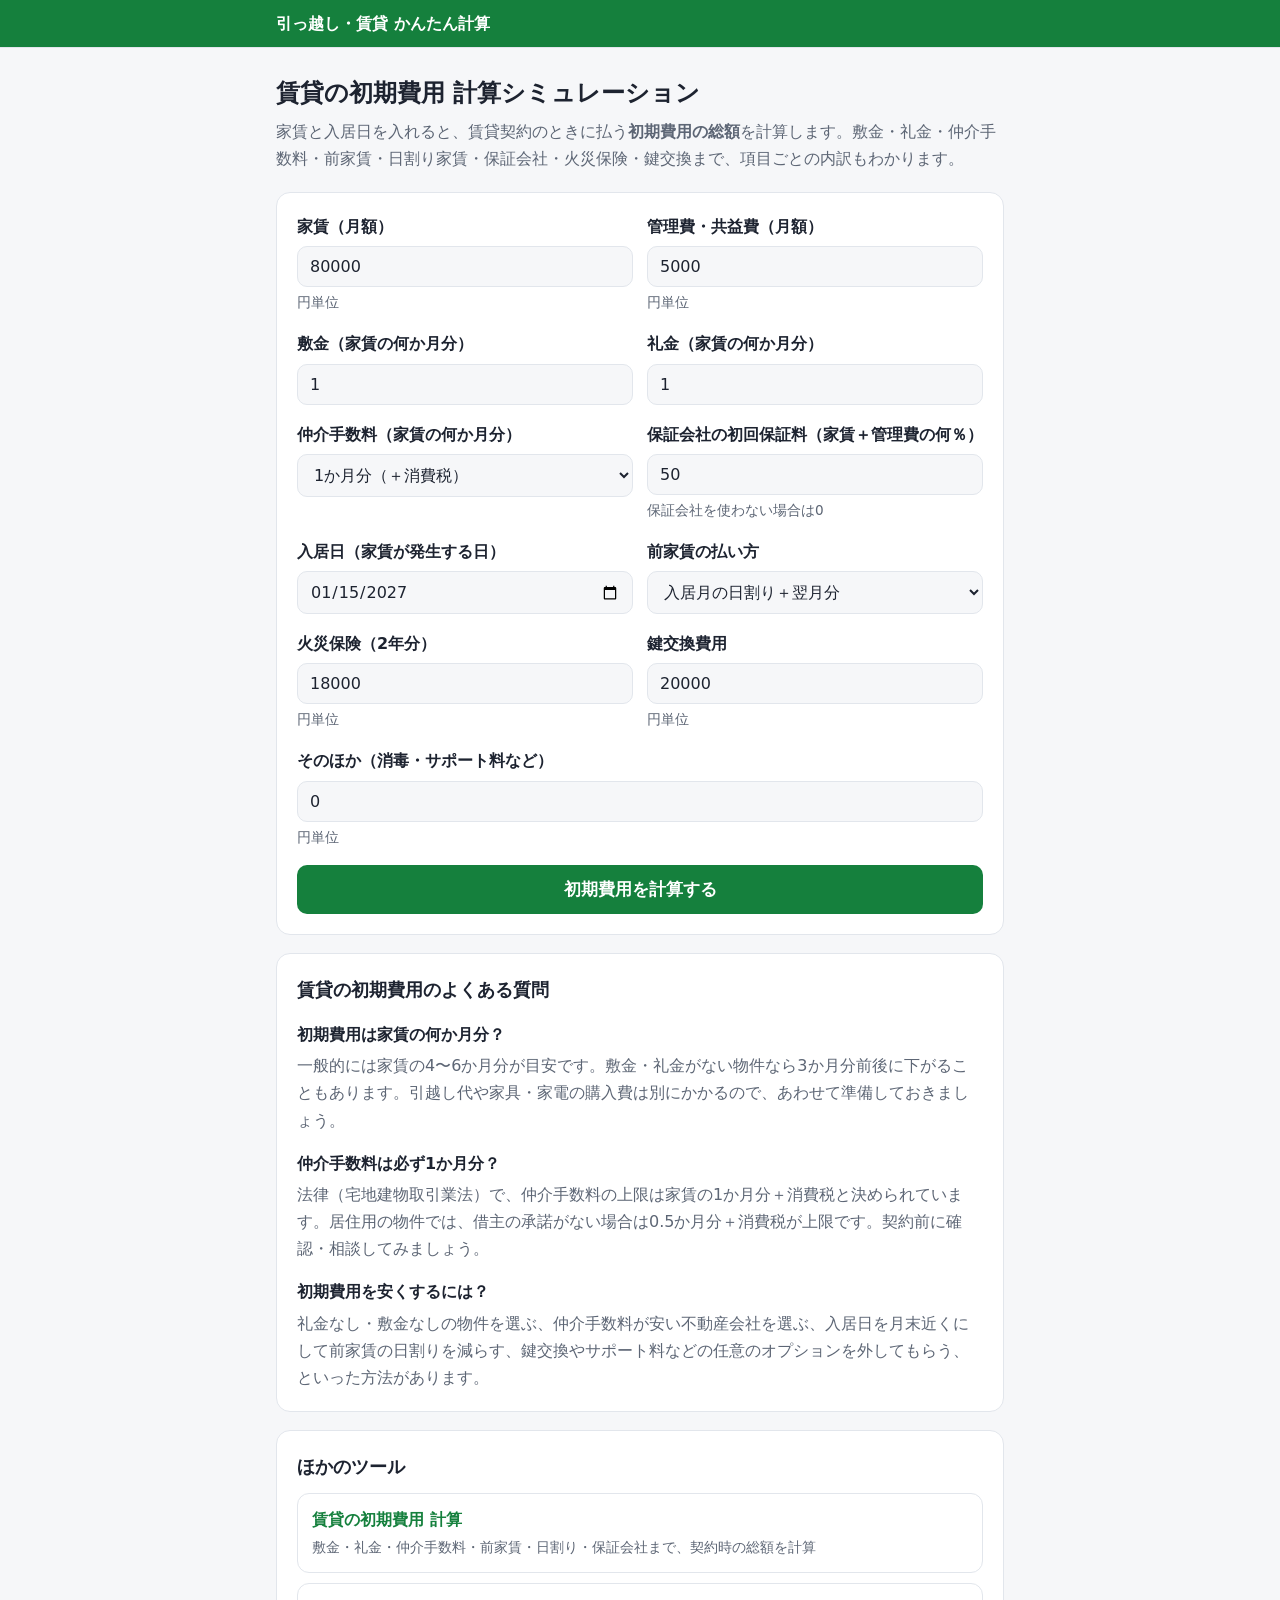
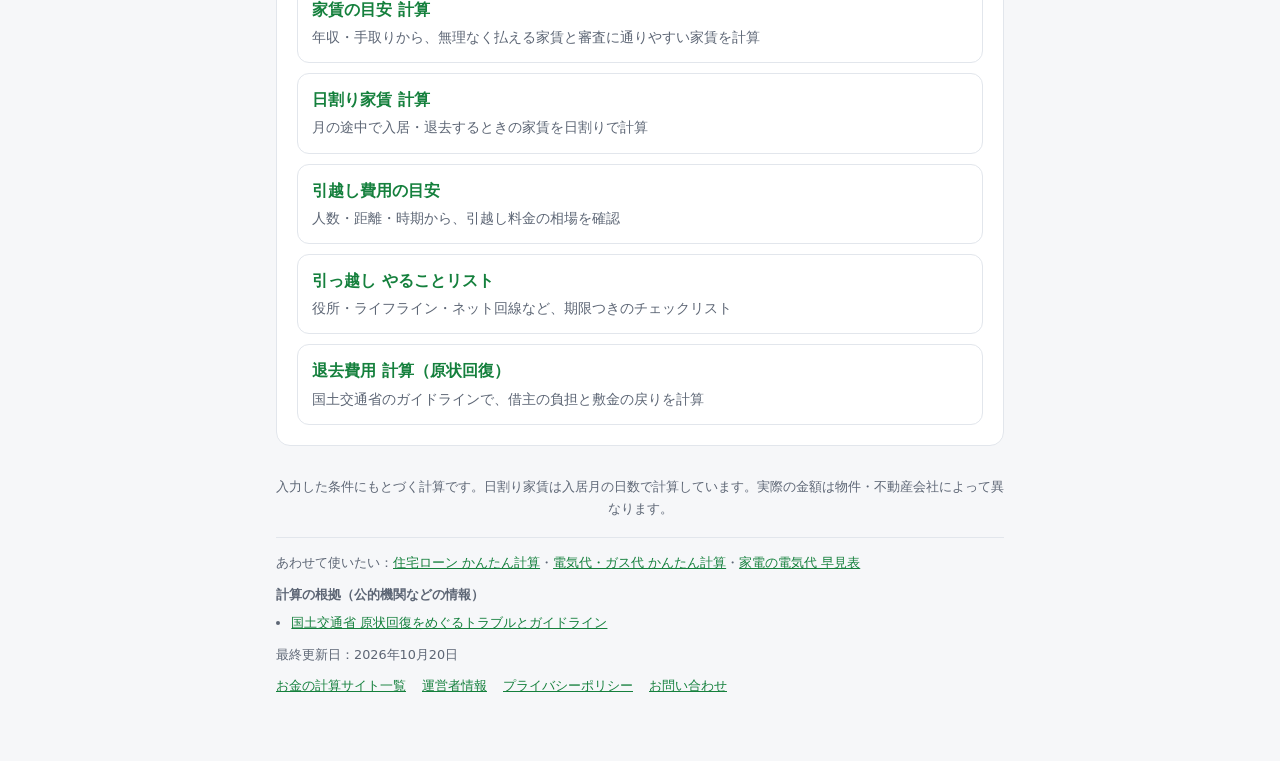
<file: index.html>
<!doctype html>
<html lang="ja">
<head>
<meta charset="utf-8">
<meta name="viewport" content="width=device-width, initial-scale=1">
<title>賃貸の初期費用 計算シミュレーション｜敷金・礼金・仲介手数料・前家賃・日割りの総額は？</title>
<meta name="description" content="家賃と入居日を入れるだけで、賃貸契約の初期費用（敷金・礼金・仲介手数料・前家賃・日割り家賃・保証会社・火災保険・鍵交換）の総額を計算。家賃の何か月分か、どこを交渉すれば安くなるかもわかる無料ツールです。">
<link rel="canonical" href="https://okanenokeisan.com/hikkoshi/">
<!--sw-head-->
<meta property="og:type" content="website">
<meta property="og:site_name" content="引っ越し・賃貸 かんたん計算">
<meta property="og:title" content="賃貸の初期費用 計算シミュレーション｜敷金・礼金・仲介手数料・前家賃・日割りの総額は？">
<meta property="og:description" content="家賃と入居日を入れるだけで、賃貸契約の初期費用（敷金・礼金・仲介手数料・前家賃・日割り家賃・保証会社・火災保険・鍵交換）の総額を計算。家賃の何か月分か、どこを交渉すれば安くなるかもわかる無料ツールです。">
<meta property="og:url" content="https://okanenokeisan.com/hikkoshi/">
<meta property="og:locale" content="ja_JP">
<meta name="twitter:card" content="summary">
<link rel="icon" href="/favicon.ico" sizes="48x48">
<link rel="icon" href="/favicon.svg" type="image/svg+xml">
<script async src="https://www.googletagmanager.com/gtag/js?id=G-CTGWFB173X"></script>
<script>window.dataLayer=window.dataLayer||[];function gtag(){dataLayer.push(arguments);}gtag('js',new Date());gtag('config','G-CTGWFB173X');</script>
<!--/sw-head-->
<link rel="stylesheet" href="assets/style.css">
</head>
<body>
<header class="site-header"><div><a href="/hikkoshi/">引っ越し・賃貸 かんたん計算</a></div></header>
<div class="wrap">
  <h1>賃貸の初期費用 計算シミュレーション</h1>
  <p class="lead">家賃と入居日を入れると、賃貸契約のときに払う<strong>初期費用の総額</strong>を計算します。敷金・礼金・仲介手数料・前家賃・日割り家賃・保証会社・火災保険・鍵交換まで、項目ごとの内訳もわかります。</p>

  <div class="card">
    <div class="row">
      <div class="field"><label for="rent">家賃（月額）</label><input type="number" id="rent" min="0" value="80000"><div class="hint">円単位</div></div>
      <div class="field"><label for="fee">管理費・共益費（月額）</label><input type="number" id="fee" min="0" value="5000"><div class="hint">円単位</div></div>
    </div>
    <div class="row">
      <div class="field"><label for="shiki">敷金（家賃の何か月分）</label><input type="number" id="shiki" min="0" step="0.5" value="1"></div>
      <div class="field"><label for="rei">礼金（家賃の何か月分）</label><input type="number" id="rei" min="0" step="0.5" value="1"></div>
    </div>
    <div class="row">
      <div class="field"><label for="chukai">仲介手数料（家賃の何か月分）</label>
        <select id="chukai"><option value="1">1か月分（＋消費税）</option><option value="0.5">0.5か月分（＋消費税）</option><option value="0">無料</option></select></div>
      <div class="field"><label for="hosho">保証会社の初回保証料（家賃＋管理費の何％）</label><input type="number" id="hosho" min="0" max="200" value="50">
        <div class="hint">保証会社を使わない場合は0</div></div>
    </div>
    <div class="row">
      <div class="field"><label for="date">入居日（家賃が発生する日）</label><input type="date" id="date"></div>
      <div class="field"><label for="mae">前家賃の払い方</label>
        <select id="mae"><option value="both">入居月の日割り＋翌月分</option><option value="hiwari">入居月の日割りだけ</option></select></div>
    </div>
    <div class="row">
      <div class="field"><label for="kasai">火災保険（2年分）</label><input type="number" id="kasai" min="0" value="18000"><div class="hint">円単位</div></div>
      <div class="field"><label for="kagi">鍵交換費用</label><input type="number" id="kagi" min="0" value="20000"><div class="hint">円単位</div></div>
    </div>
    <div class="field"><label for="other">そのほか（消毒・サポート料など）</label><input type="number" id="other" min="0" value="0"><div class="hint">円単位</div></div>
    <button id="calc">初期費用を計算する</button>
  </div>

  <div class="card" id="result" hidden></div>

  <div class="ad">広告スペース</div>

  <div class="card faq">
    <h2>賃貸の初期費用のよくある質問</h2>
    <h3>初期費用は家賃の何か月分？</h3>
    <p>一般的には家賃の4〜6か月分が目安です。敷金・礼金がない物件なら3か月分前後に下がることもあります。引越し代や家具・家電の購入費は別にかかるので、あわせて準備しておきましょう。</p>
    <h3>仲介手数料は必ず1か月分？</h3>
    <p>法律（宅地建物取引業法）で、仲介手数料の上限は家賃の1か月分＋消費税と決められています。居住用の物件では、借主の承諾がない場合は0.5か月分＋消費税が上限です。契約前に確認・相談してみましょう。</p>
    <h3>初期費用を安くするには？</h3>
    <p>礼金なし・敷金なしの物件を選ぶ、仲介手数料が安い不動産会社を選ぶ、入居日を月末近くにして前家賃の日割りを減らす、鍵交換やサポート料などの任意のオプションを外してもらう、といった方法があります。</p>
  </div>

  <div class="card" id="related"></div>

  <footer>入力した条件にもとづく計算です。日割り家賃は入居月の日数で計算しています。実際の金額は物件・不動産会社によって異なります。</footer>
<!--sw-foot-->
<div style="font-size:.8rem;color:var(--muted);margin-top:18px;border-top:1px solid var(--line);padding-top:14px"><p style="margin:0 0 10px">あわせて使いたい：<a href="/jutaku/">住宅ローン かんたん計算</a>・<a href="/denki/">電気代・ガス代 かんたん計算</a>・<a href="/kaden/">家電の電気代 早見表</a></p><p style="margin:0 0 6px;font-weight:600">計算の根拠（公的機関などの情報）</p><ul style="margin:0 0 10px;padding-left:1.2em"><li><a href="https://www.mlit.go.jp/jutakukentiku/house/jutakukentiku_house_tk3_000020.html" target="_blank" rel="noopener">国土交通省 原状回復をめぐるトラブルとガイドライン</a></li></ul><p style="margin:0 0 10px">最終更新日：2026年10月20日</p><nav style="display:flex;flex-wrap:wrap;gap:6px 16px"><a href="/sites/">お金の計算サイト一覧</a><a href="/about/">運営者情報</a><a href="/privacy/">プライバシーポリシー</a><a href="/contact/">お問い合わせ</a></nav></div>
<!--/sw-foot-->
</div>

<script src="assets/site.js"></script>
<script>
const $ = id => document.getElementById(id);
const tt = new Date();
$("date").value = ymd(new Date(tt.getFullYear(), tt.getMonth() + 1, 15));

function calc() {
  const out = $("result");
  out.hidden = false;
  const rent = num("rent"), fee = num("fee");
  const d = parseDate($("date").value);
  if (!rent || !d) { out.innerHTML = '<p class="err">家賃と入居日を入力してください。</p>'; return; }
  const monthly = rent + fee;
  const days = daysInMonth(d), stay = days - d.getDate() + 1;
  const hiwari = Math.floor(monthly * stay / days);
  const next = $("mae").value === "both" ? monthly : 0;
  const items = [
    ["敷金", rent * num("shiki"), "退去時に修繕費などを差し引いて返ってくるお金"],
    ["礼金", rent * num("rei"), "大家さんへのお礼。返ってこない"],
    ["仲介手数料", Math.floor(rent * Number($("chukai").value) * 1.1), "不動産会社への手数料（消費税込み）"],
    [`日割り家賃（${d.getMonth() + 1}月${d.getDate()}日〜月末の${stay}日分）`, hiwari, "家賃＋管理費を日割り"],
    ["翌月分の前家賃", next, "家賃＋管理費の1か月分"],
    ["保証会社の初回保証料", Math.floor(monthly * num("hosho") / 100), "連帯保証人の代わり"],
    ["火災保険", num("kasai"), ""], ["鍵交換費用", num("kagi"), ""], ["そのほか", num("other"), ""],
  ].filter(i => i[1] > 0);
  const total = items.reduce((s, i) => s + i[1], 0);
  const back = rent * num("shiki");

  out.innerHTML = `
    <div class="big">
      <div class="stat warn"><div class="k">初期費用の合計</div><div class="v">${yen(total)}</div></div>
      <div class="stat"><div class="k">家賃の何か月分</div><div class="v">${(total / rent).toFixed(1)}か月分</div></div>
      <div class="stat"><div class="k">うち返ってくる可能性がある額（敷金）</div><div class="v">${yen(back)}</div></div>
    </div>
    <table class="info">${items.map(i => `<tr><td>${i[0]}${i[2] ? `<br><small style="color:var(--muted)">${i[2]}</small>` : ""}</td><td class="num">${yen(i[1])}</td></tr>`).join("")}
      <tr><td><strong>合計</strong></td><td class="num"><strong>${yen(total)}</strong></td></tr></table>
    <p class="note">このほかに、<strong>引越し代</strong>（単身で5〜10万円、家族で10〜25万円が目安）と、家具・家電の費用がかかります → <a href="/hikkoshi/hiyou/">引越し費用の目安</a></p>
    <p class="note">入居したらすぐ使えるように、<strong>インターネット回線</strong>の申し込みは入居の1か月前までに済ませておくのがおすすめです → <a href="/hikkoshi/yarukoto/">引っ越し やることリスト</a></p>`;
  out.scrollIntoView({ behavior: "smooth", block: "start" });
}
$("calc").addEventListener("click", calc);
</script>
</body>
</html>
</file>
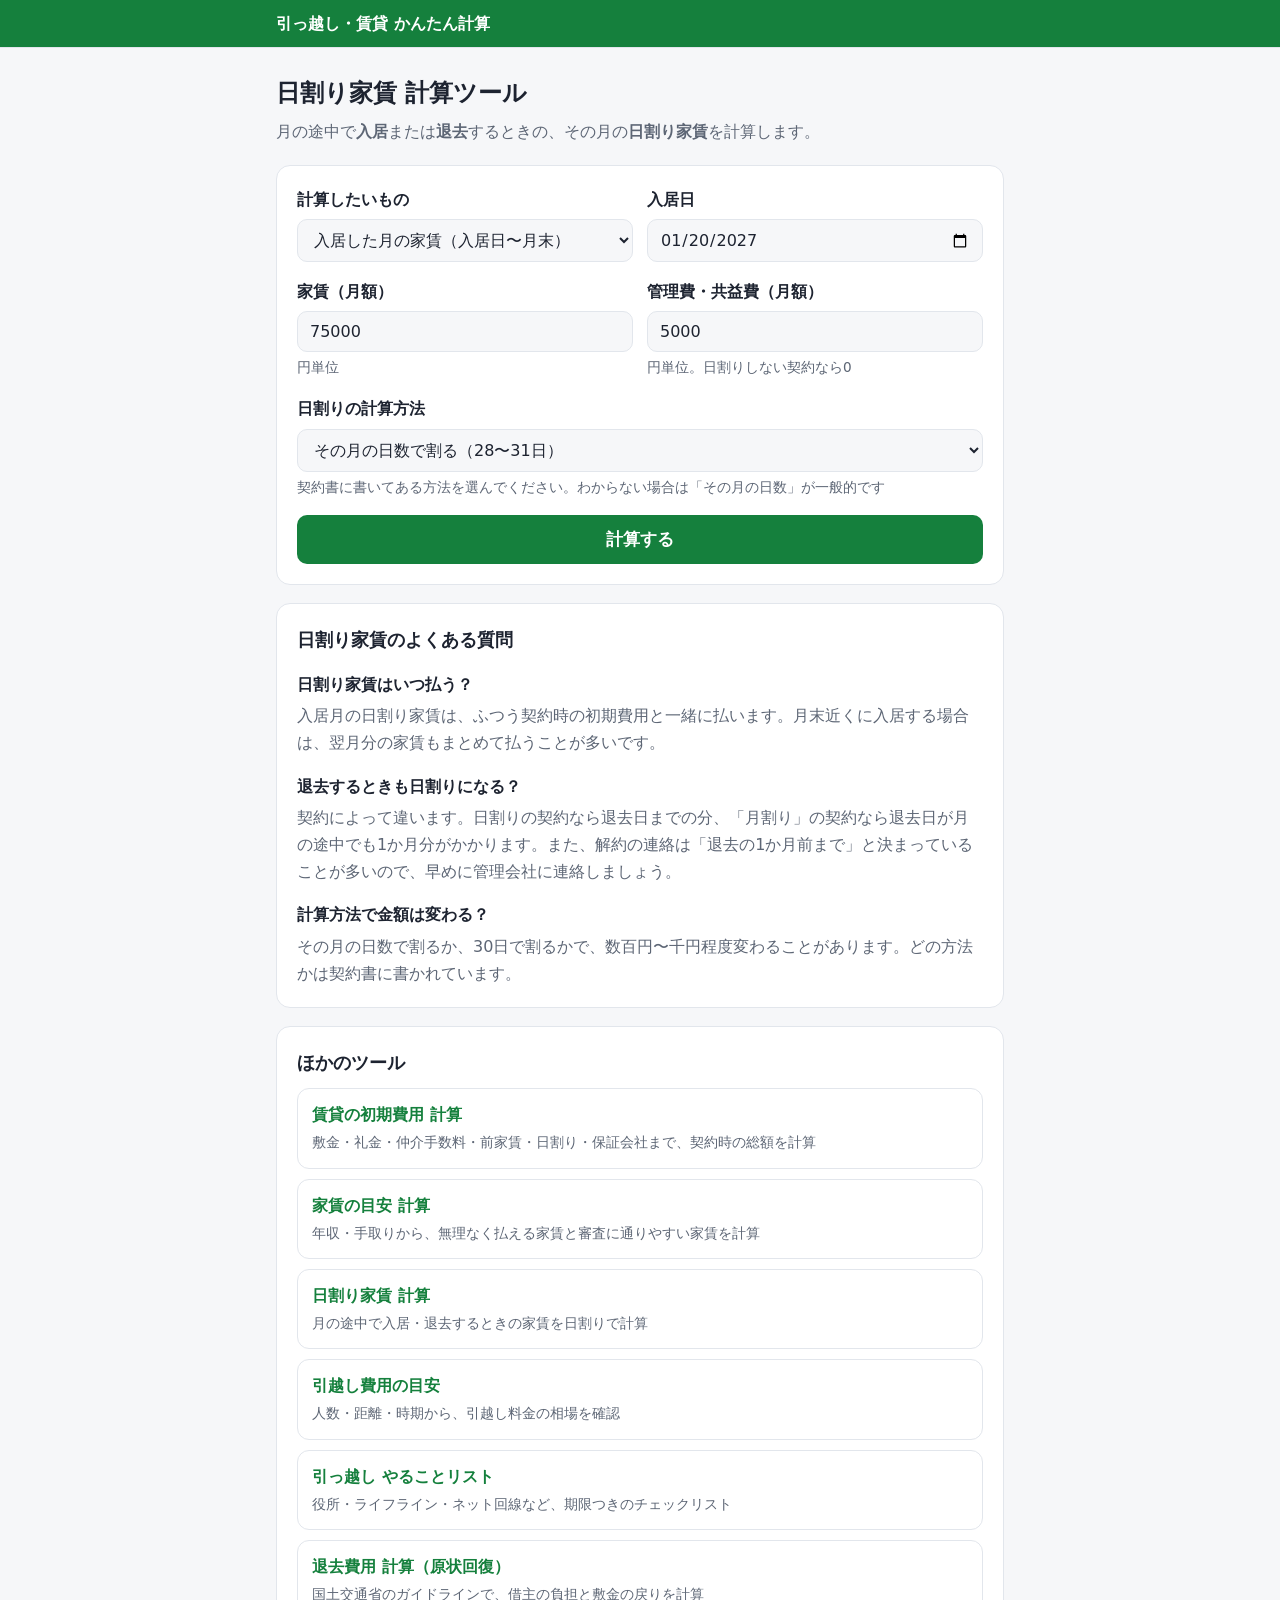
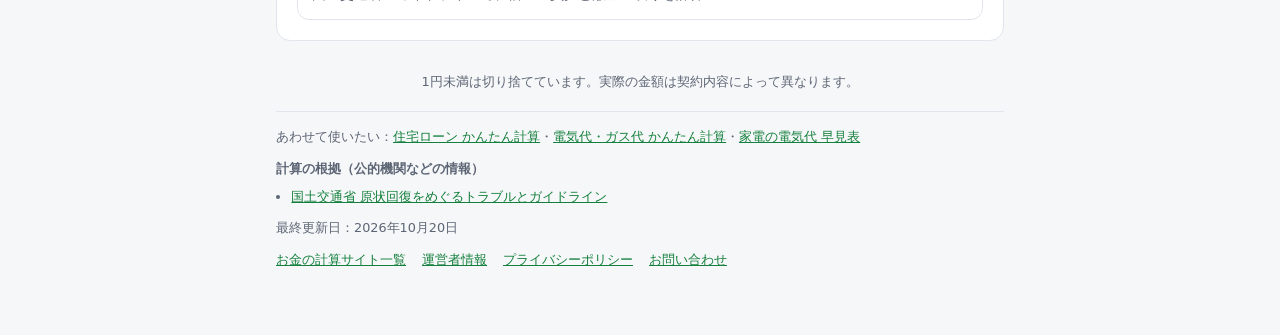
<file: hiwari/index.html>
<!doctype html>
<html lang="ja">
<head>
<meta charset="utf-8">
<meta name="viewport" content="width=device-width, initial-scale=1">
<title>日割り家賃 計算ツール｜入居日・退去日から今月の家賃を計算（管理費込み）</title>
<meta name="description" content="家賃と入居日（または退去日）を入れるだけで、月の途中で入居・退去したときの日割り家賃を計算。月の日数で割る方法と30日で割る方法の両方に対応し、管理費・共益費も含められる無料ツールです。">
<link rel="canonical" href="https://okanenokeisan.com/hikkoshi/hiwari/">
<!--sw-head-->
<meta property="og:type" content="website">
<meta property="og:site_name" content="引っ越し・賃貸 かんたん計算">
<meta property="og:title" content="日割り家賃 計算ツール｜入居日・退去日から今月の家賃を計算（管理費込み）">
<meta property="og:description" content="家賃と入居日（または退去日）を入れるだけで、月の途中で入居・退去したときの日割り家賃を計算。月の日数で割る方法と30日で割る方法の両方に対応し、管理費・共益費も含められる無料ツールです。">
<meta property="og:url" content="https://okanenokeisan.com/hikkoshi/hiwari/">
<meta property="og:locale" content="ja_JP">
<meta name="twitter:card" content="summary">
<link rel="icon" href="/favicon.ico" sizes="48x48">
<link rel="icon" href="/favicon.svg" type="image/svg+xml">
<script async src="https://www.googletagmanager.com/gtag/js?id=G-CTGWFB173X"></script>
<script>window.dataLayer=window.dataLayer||[];function gtag(){dataLayer.push(arguments);}gtag('js',new Date());gtag('config','G-CTGWFB173X');</script>
<!--/sw-head-->
<link rel="stylesheet" href="../assets/style.css">
</head>
<body>
<header class="site-header"><div><a href="/hikkoshi/">引っ越し・賃貸 かんたん計算</a></div></header>
<div class="wrap">
  <h1>日割り家賃 計算ツール</h1>
  <p class="lead">月の途中で<strong>入居</strong>または<strong>退去</strong>するときの、その月の<strong>日割り家賃</strong>を計算します。</p>

  <div class="card">
    <div class="row">
      <div class="field"><label for="type">計算したいもの</label>
        <select id="type"><option value="in">入居した月の家賃（入居日〜月末）</option><option value="out">退去する月の家賃（月初〜退去日）</option></select></div>
      <div class="field"><label for="date" id="dateLabel">入居日</label><input type="date" id="date"></div>
    </div>
    <div class="row">
      <div class="field"><label for="rent">家賃（月額）</label><input type="number" id="rent" min="0" value="75000"><div class="hint">円単位</div></div>
      <div class="field"><label for="fee">管理費・共益費（月額）</label><input type="number" id="fee" min="0" value="5000"><div class="hint">円単位。日割りしない契約なら0</div></div>
    </div>
    <div class="field"><label for="base">日割りの計算方法</label>
      <select id="base"><option value="month">その月の日数で割る（28〜31日）</option><option value="30">30日で割る</option><option value="365">1年（365日）で割る</option></select>
      <div class="hint">契約書に書いてある方法を選んでください。わからない場合は「その月の日数」が一般的です</div></div>
    <button id="calc">計算する</button>
  </div>

  <div class="card" id="result" hidden></div>

  <div class="ad">広告スペース</div>

  <div class="card faq">
    <h2>日割り家賃のよくある質問</h2>
    <h3>日割り家賃はいつ払う？</h3>
    <p>入居月の日割り家賃は、ふつう契約時の初期費用と一緒に払います。月末近くに入居する場合は、翌月分の家賃もまとめて払うことが多いです。</p>
    <h3>退去するときも日割りになる？</h3>
    <p>契約によって違います。日割りの契約なら退去日までの分、「月割り」の契約なら退去日が月の途中でも1か月分がかかります。また、解約の連絡は「退去の1か月前まで」と決まっていることが多いので、早めに管理会社に連絡しましょう。</p>
    <h3>計算方法で金額は変わる？</h3>
    <p>その月の日数で割るか、30日で割るかで、数百円〜千円程度変わることがあります。どの方法かは契約書に書かれています。</p>
  </div>

  <div class="card" id="related"></div>

  <footer>1円未満は切り捨てています。実際の金額は契約内容によって異なります。</footer>
<!--sw-foot-->
<div style="font-size:.8rem;color:var(--muted);margin-top:18px;border-top:1px solid var(--line);padding-top:14px"><p style="margin:0 0 10px">あわせて使いたい：<a href="/jutaku/">住宅ローン かんたん計算</a>・<a href="/denki/">電気代・ガス代 かんたん計算</a>・<a href="/kaden/">家電の電気代 早見表</a></p><p style="margin:0 0 6px;font-weight:600">計算の根拠（公的機関などの情報）</p><ul style="margin:0 0 10px;padding-left:1.2em"><li><a href="https://www.mlit.go.jp/jutakukentiku/house/jutakukentiku_house_tk3_000020.html" target="_blank" rel="noopener">国土交通省 原状回復をめぐるトラブルとガイドライン</a></li></ul><p style="margin:0 0 10px">最終更新日：2026年10月20日</p><nav style="display:flex;flex-wrap:wrap;gap:6px 16px"><a href="/sites/">お金の計算サイト一覧</a><a href="/about/">運営者情報</a><a href="/privacy/">プライバシーポリシー</a><a href="/contact/">お問い合わせ</a></nav></div>
<!--/sw-foot-->
</div>

<script src="../assets/site.js"></script>
<script>
const $ = id => document.getElementById(id);
const tt = new Date();
$("date").value = ymd(new Date(tt.getFullYear(), tt.getMonth() + 1, 20));
$("type").addEventListener("change", () => { $("dateLabel").textContent = $("type").value === "in" ? "入居日" : "退去日"; });

function calc() {
  const out = $("result");
  out.hidden = false;
  const d = parseDate($("date").value);
  if (!d || !num("rent")) { out.innerHTML = '<p class="err">日付と家賃を入力してください。</p>'; return; }
  const monthly = num("rent") + num("fee");
  const dim = daysInMonth(d);
  const days = $("type").value === "in" ? dim - d.getDate() + 1 : d.getDate();
  const base = $("base").value;
  const divisor = base === "month" ? dim : base === "30" ? 30 : 365;
  const amount = base === "365" ? Math.floor(monthly * 12 * days / 365) : Math.floor(monthly * Math.min(days, divisor) / divisor);
  const perDay = base === "365" ? monthly * 12 / 365 : monthly / divisor;
  out.innerHTML = `
    <div class="big">
      <div class="stat warn"><div class="k">日割り家賃</div><div class="v">${yen(amount)}</div></div>
      <div class="stat"><div class="k">日数</div><div class="v">${days}日分</div></div>
      <div class="stat"><div class="k">1日あたり</div><div class="v">${yen(perDay)}</div></div>
    </div>
    <table class="info">
      <tr><td>対象の期間</td><td>${d.getMonth() + 1}月${$("type").value === "in" ? `${d.getDate()}日〜${dim}日` : `1日〜${d.getDate()}日`}（${days}日）</td></tr>
      <tr><td>家賃＋管理費（月額）</td><td class="num">${yen(monthly)}</td></tr>
      <tr><td>計算式</td><td class="num">${base === "365" ? `${yen(monthly)} × 12 × ${days}日 ÷ 365日` : `${yen(monthly)} × ${days}日 ÷ ${divisor}日`}</td></tr>
    </table>
    ${$("type").value === "in" ? '<p class="note">入居時の初期費用の総額は → <a href="/hikkoshi/">賃貸の初期費用 計算</a></p>' : '<p class="note">退去時にかかる修繕費と、敷金がいくら戻るかの目安は → <a href="/hikkoshi/taikyo/">退去費用 計算</a></p>'}`;
  out.scrollIntoView({ behavior: "smooth", block: "start" });
}
$("calc").addEventListener("click", calc);
</script>
</body>
</html>
</file>
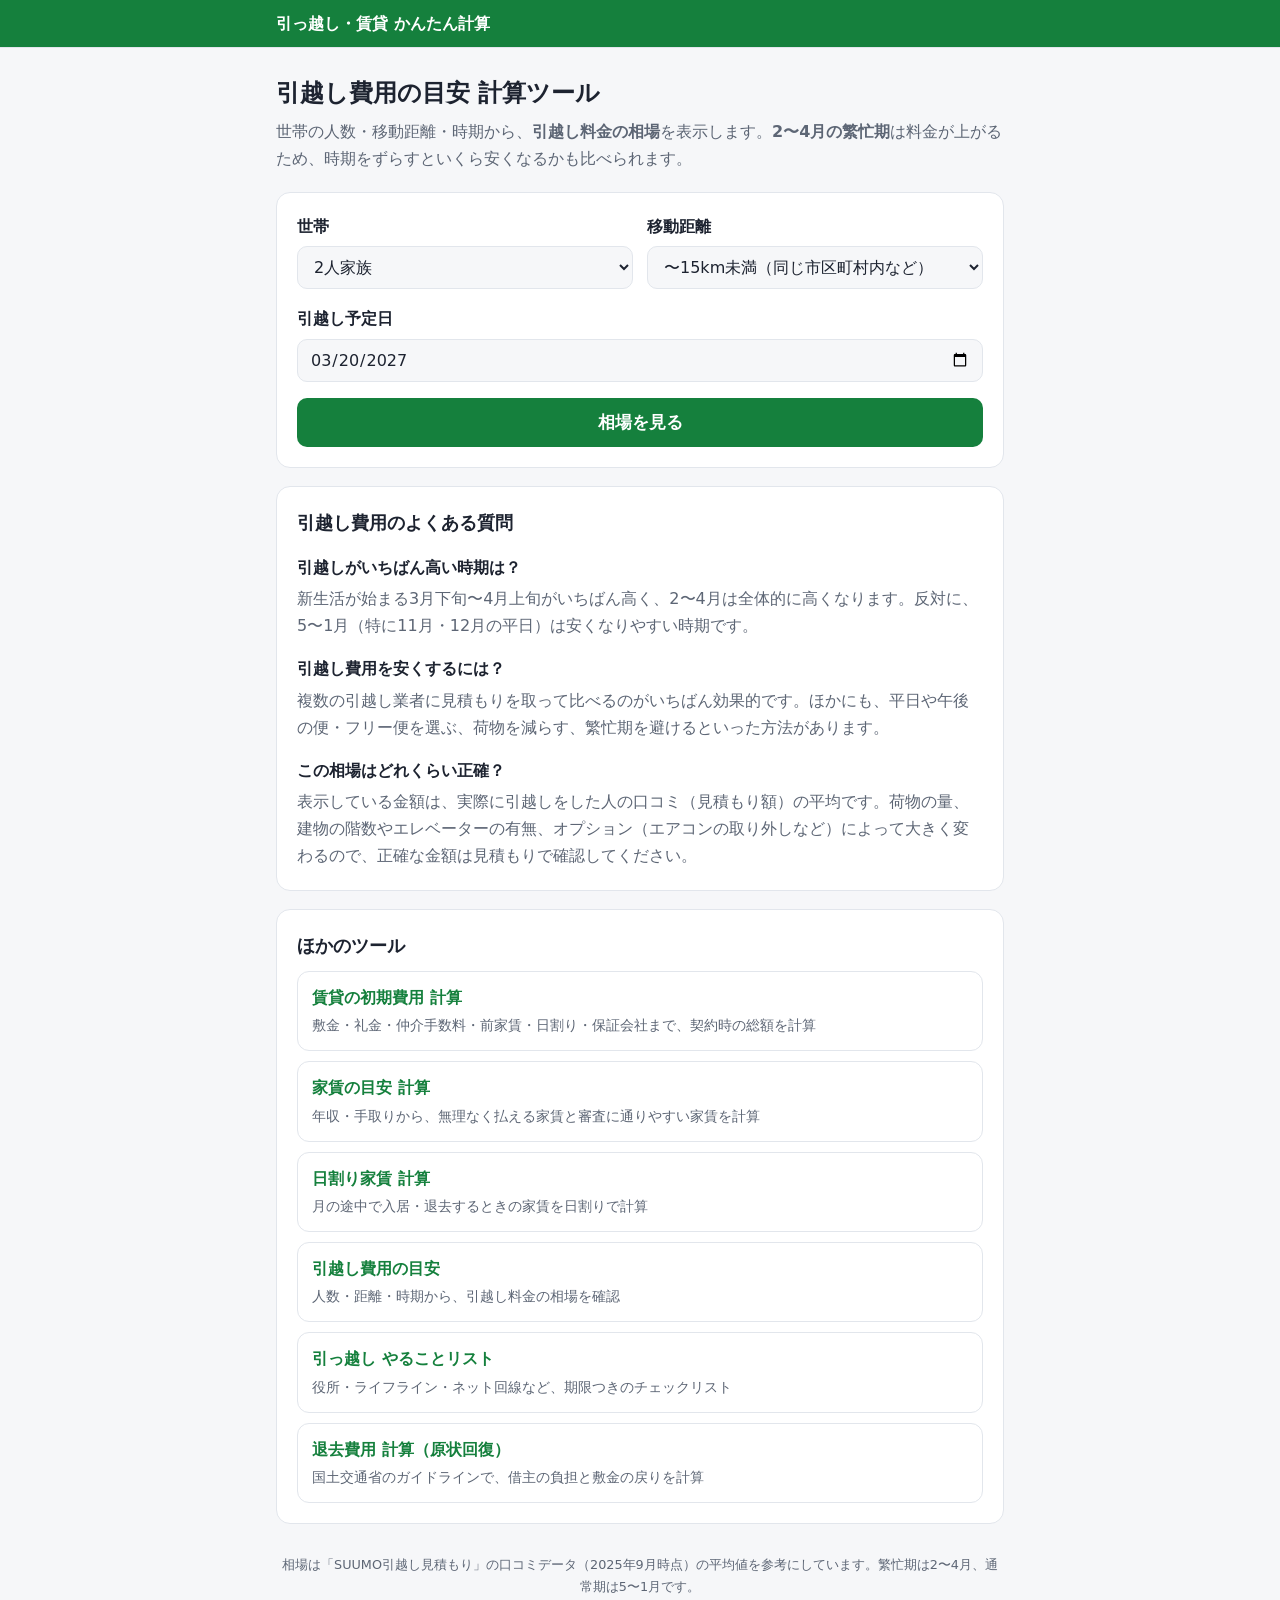
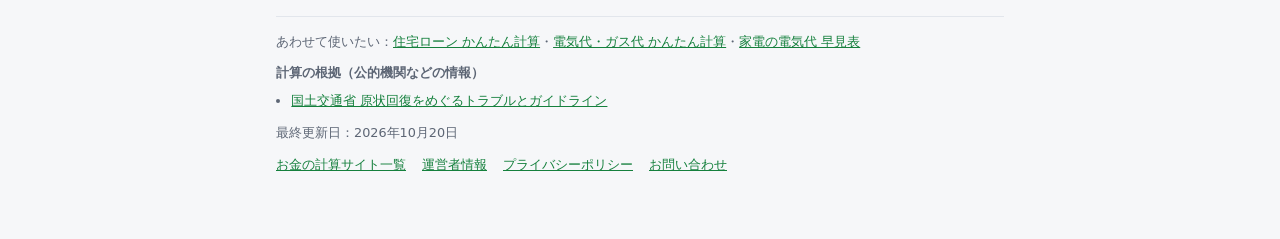
<file: hiyou/index.html>
<!doctype html>
<html lang="ja">
<head>
<meta charset="utf-8">
<meta name="viewport" content="width=device-width, initial-scale=1">
<title>引越し費用の目安 計算ツール｜人数・距離・時期（繁忙期）別の相場と安くするコツ</title>
<meta name="description" content="世帯の人数・移動距離・引越し予定日を選ぶだけで、引越し料金の相場の目安を表示。2〜4月の繁忙期と通常期の差や、引越しの時期をずらすといくら安くなるかもわかる無料ツールです。">
<link rel="canonical" href="https://okanenokeisan.com/hikkoshi/hiyou/">
<!--sw-head-->
<meta property="og:type" content="website">
<meta property="og:site_name" content="引っ越し・賃貸 かんたん計算">
<meta property="og:title" content="引越し費用の目安 計算ツール｜人数・距離・時期（繁忙期）別の相場と安くするコツ">
<meta property="og:description" content="世帯の人数・移動距離・引越し予定日を選ぶだけで、引越し料金の相場の目安を表示。2〜4月の繁忙期と通常期の差や、引越しの時期をずらすといくら安くなるかもわかる無料ツールです。">
<meta property="og:url" content="https://okanenokeisan.com/hikkoshi/hiyou/">
<meta property="og:locale" content="ja_JP">
<meta name="twitter:card" content="summary">
<link rel="icon" href="/favicon.ico" sizes="48x48">
<link rel="icon" href="/favicon.svg" type="image/svg+xml">
<script async src="https://www.googletagmanager.com/gtag/js?id=G-CTGWFB173X"></script>
<script>window.dataLayer=window.dataLayer||[];function gtag(){dataLayer.push(arguments);}gtag('js',new Date());gtag('config','G-CTGWFB173X');</script>
<!--/sw-head-->
<link rel="stylesheet" href="../assets/style.css">
<style>tr.me td{background:var(--accent-soft);font-weight:700}</style>
</head>
<body>
<header class="site-header"><div><a href="/hikkoshi/">引っ越し・賃貸 かんたん計算</a></div></header>
<div class="wrap">
  <h1>引越し費用の目安 計算ツール</h1>
  <p class="lead">世帯の人数・移動距離・時期から、<strong>引越し料金の相場</strong>を表示します。<strong>2〜4月の繁忙期</strong>は料金が上がるため、時期をずらすといくら安くなるかも比べられます。</p>

  <div class="card">
    <div class="row">
      <div class="field"><label for="who">世帯</label>
        <select id="who"><option value="s1">単身（荷物が少ない）</option><option value="s2">単身（荷物が多い）</option><option value="f2" selected>2人家族</option><option value="f3">3人家族</option><option value="f4">4人家族</option></select></div>
      <div class="field"><label for="dist">移動距離</label>
        <select id="dist"><option value="0">〜15km未満（同じ市区町村内など）</option><option value="1">〜50km未満（同じ都道府県内など）</option><option value="2">〜200km未満（近くの県など）</option><option value="3">〜500km未満（東京〜大阪など）</option><option value="4">500km以上</option></select></div>
    </div>
    <div class="field"><label for="date">引越し予定日</label><input type="date" id="date"></div>
    <button id="calc">相場を見る</button>
  </div>

  <div class="card" id="result" hidden></div>

  <div class="ad">広告スペース</div>

  <div class="card faq">
    <h2>引越し費用のよくある質問</h2>
    <h3>引越しがいちばん高い時期は？</h3>
    <p>新生活が始まる3月下旬〜4月上旬がいちばん高く、2〜4月は全体的に高くなります。反対に、5〜1月（特に11月・12月の平日）は安くなりやすい時期です。</p>
    <h3>引越し費用を安くするには？</h3>
    <p>複数の引越し業者に見積もりを取って比べるのがいちばん効果的です。ほかにも、平日や午後の便・フリー便を選ぶ、荷物を減らす、繁忙期を避けるといった方法があります。</p>
    <h3>この相場はどれくらい正確？</h3>
    <p>表示している金額は、実際に引越しをした人の口コミ（見積もり額）の平均です。荷物の量、建物の階数やエレベーターの有無、オプション（エアコンの取り外しなど）によって大きく変わるので、正確な金額は見積もりで確認してください。</p>
  </div>

  <div class="card" id="related"></div>

  <footer>相場は「SUUMO引越し見積もり」の口コミデータ（2025年9月時点）の平均値を参考にしています。繁忙期は2〜4月、通常期は5〜1月です。</footer>
<!--sw-foot-->
<div style="font-size:.8rem;color:var(--muted);margin-top:18px;border-top:1px solid var(--line);padding-top:14px"><p style="margin:0 0 10px">あわせて使いたい：<a href="/jutaku/">住宅ローン かんたん計算</a>・<a href="/denki/">電気代・ガス代 かんたん計算</a>・<a href="/kaden/">家電の電気代 早見表</a></p><p style="margin:0 0 6px;font-weight:600">計算の根拠（公的機関などの情報）</p><ul style="margin:0 0 10px;padding-left:1.2em"><li><a href="https://www.mlit.go.jp/jutakukentiku/house/jutakukentiku_house_tk3_000020.html" target="_blank" rel="noopener">国土交通省 原状回復をめぐるトラブルとガイドライン</a></li></ul><p style="margin:0 0 10px">最終更新日：2026年10月20日</p><nav style="display:flex;flex-wrap:wrap;gap:6px 16px"><a href="/sites/">お金の計算サイト一覧</a><a href="/about/">運営者情報</a><a href="/privacy/">プライバシーポリシー</a><a href="/contact/">お問い合わせ</a></nav></div>
<!--/sw-foot-->
</div>

<script src="../assets/site.js"></script>
<script>
const $ = id => document.getElementById(id);
const tt = new Date();
$("date").value = ymd(new Date(tt.getFullYear() + (tt.getMonth() >= 2 ? 1 : 0), 2, 20));
// [通常期, 繁忙期] × 距離（〜15, 〜50, 〜200, 〜500, 500以上）
const SOBA = {
  s1: [[49847, 47160, 61648, 69369, 89162], [55007, 61709, 80415, 91210, 115894]],
  s2: [[63829, 69035, 96690, 116781, 120243], [76562, 82711, 106941, 142590, 173602]],
  f2: [[79098, 91936, 128929, 153311, 188217], [102273, 121358, 158622, 191143, 253392]],
  f3: [[99045, 114663, 159268, 173201, 223202], [133112, 157146, 198174, 250670, 321251]],
  f4: [[136620, 153867, 199271, 242180, 299614], [179723, 211551, 258092, 333412, 422429]],
};
const DIST = ["〜15km", "〜50km", "〜200km", "〜500km", "500km以上"];

function calc() {
  const out = $("result");
  out.hidden = false;
  const d = parseDate($("date").value);
  if (!d) { out.innerHTML = '<p class="err">引越し予定日を入力してください。</p>'; return; }
  const who = $("who").value, dist = Number($("dist").value);
  const busy = d.getMonth() >= 1 && d.getMonth() <= 3;
  const normal = SOBA[who][0][dist], peak = SOBA[who][1][dist];
  const mine = busy ? peak : normal;
  const weekday = d.getDay() !== 0 && d.getDay() !== 6;

  out.innerHTML = `
    <div class="big">
      <div class="stat warn"><div class="k">相場の目安（${busy ? "繁忙期" : "通常期"}）</div><div class="v">${yen(mine)}</div></div>
      <div class="stat"><div class="k">見積もりの幅の目安</div><div class="v">${yen(Math.round(mine * 0.7 / 1000) * 1000)}〜${yen(Math.round(mine * 1.3 / 1000) * 1000)}</div></div>
      <div class="stat ${busy ? "good" : ""}"><div class="k">${busy ? "5月以降にずらすと" : "繁忙期（2〜4月）だと"}</div><div class="v">${busy ? "約" + yen(peak - normal) + "安く" : "約" + yen(peak - normal) + "高く"}</div></div>
    </div>
    <table class="info">
      <tr><th>距離</th><th class="num">通常期（5〜1月）</th><th class="num">繁忙期（2〜4月）</th></tr>
      ${DIST.map((n, i) => `<tr class="${i === dist ? "me" : ""}"><td>${n}</td><td class="num">${yen(SOBA[who][0][i])}</td><td class="num">${yen(SOBA[who][1][i])}</td></tr>`).join("")}
    </table>
    <p class="note">${fmtDate(d)}は${weekday ? "平日なので、土日より安くなりやすい日です。" : "土日なので、平日より高くなりやすい日です。平日にできるなら見積もりで比べてみましょう。"}${busy && d.getMonth() === 2 && d.getDate() >= 20 ? " 3月下旬は1年でいちばん混み合う時期で、予約が取りにくくなります。早めに見積もりを依頼しましょう。" : ""}</p>
    <p class="note">引越し料金は業者によって数万円変わることがあります。<strong>複数の業者に一括で見積もりを依頼</strong>して比べるのが、いちばん確実に安くする方法です。</p>
    <p class="note">引越し前後の手続きは → <a href="/hikkoshi/yarukoto/">引っ越し やることリスト</a></p>`;
  out.scrollIntoView({ behavior: "smooth", block: "start" });
}
$("calc").addEventListener("click", calc);
</script>
</body>
</html>
</file>
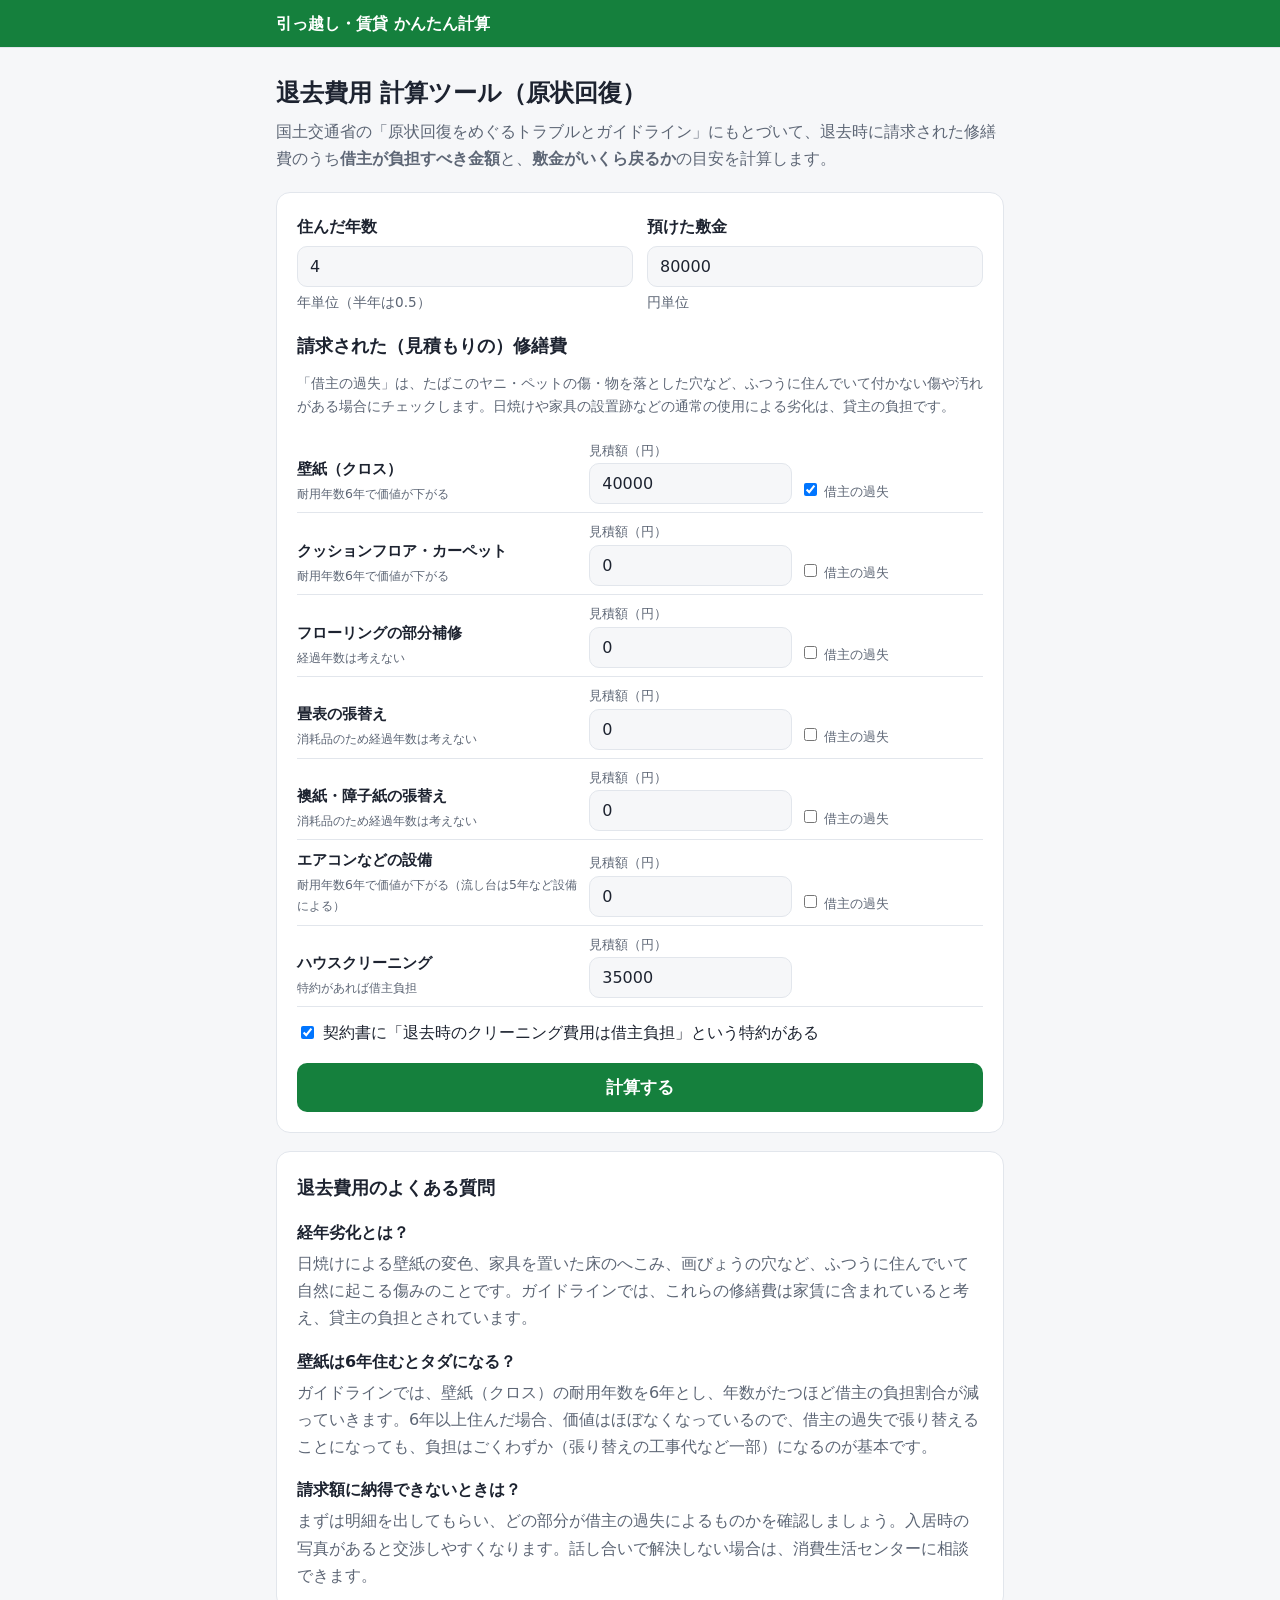
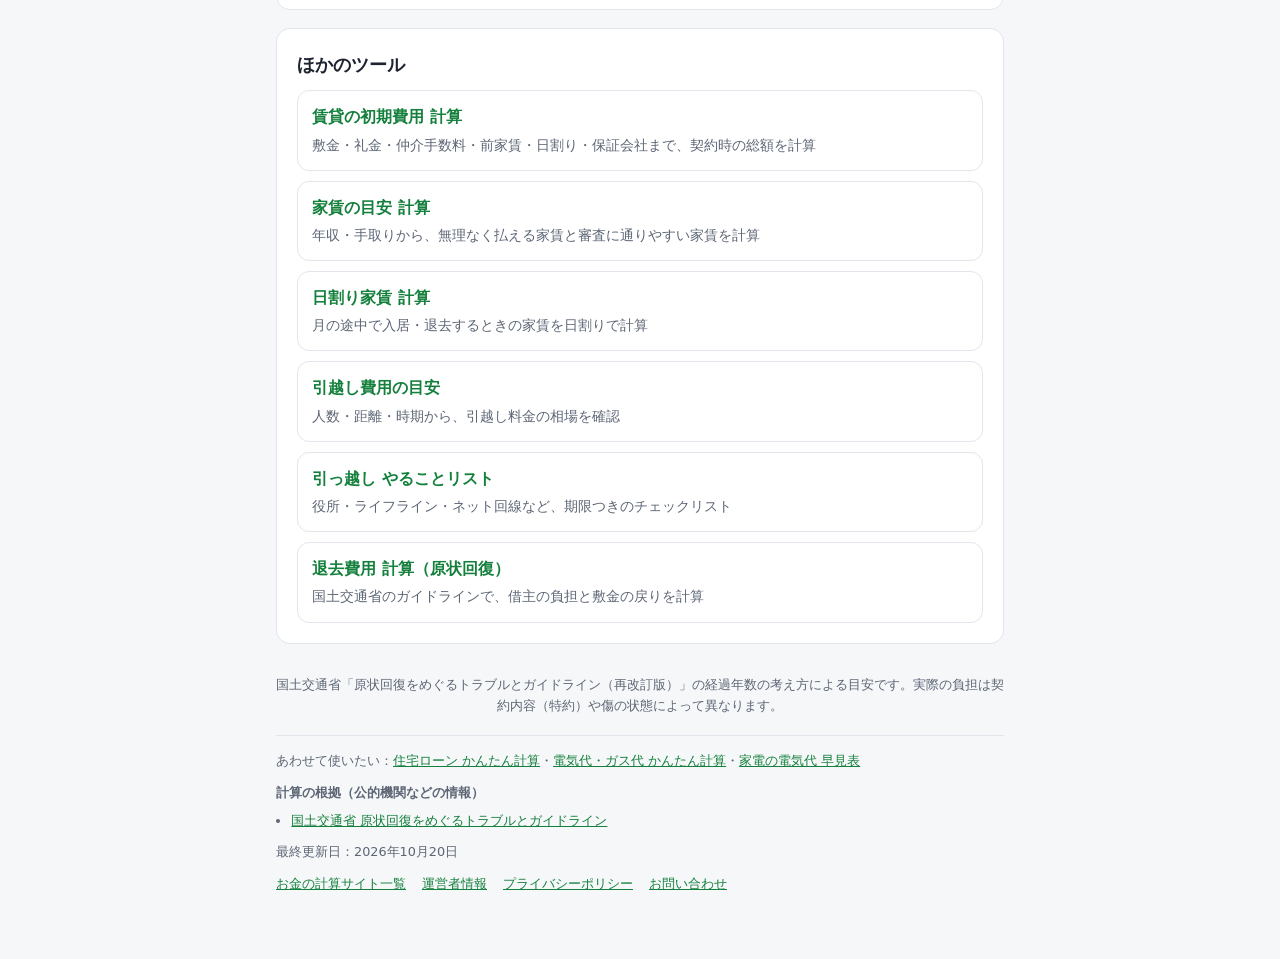
<file: taikyo/index.html>
<!doctype html>
<html lang="ja">
<head>
<meta charset="utf-8">
<meta name="viewport" content="width=device-width, initial-scale=1">
<title>退去費用 計算ツール（原状回復）｜国交省ガイドラインで借主の負担と敷金の戻りを計算</title>
<meta name="description" content="住んだ年数と修繕の見積額を入れるだけで、国土交通省の原状回復ガイドラインにもとづく借主の負担額（経過年数による減額）と、敷金がいくら戻るかの目安を計算。壁紙（クロス）・床・畳・襖・クリーニングに対応した無料ツールです。">
<link rel="canonical" href="https://okanenokeisan.com/hikkoshi/taikyo/">
<!--sw-head-->
<meta property="og:type" content="website">
<meta property="og:site_name" content="引っ越し・賃貸 かんたん計算">
<meta property="og:title" content="退去費用 計算ツール（原状回復）｜国交省ガイドラインで借主の負担と敷金の戻りを計算">
<meta property="og:description" content="住んだ年数と修繕の見積額を入れるだけで、国土交通省の原状回復ガイドラインにもとづく借主の負担額（経過年数による減額）と、敷金がいくら戻るかの目安を計算。壁紙（クロス）・床・畳・襖・クリーニングに対応した無料ツールです。">
<meta property="og:url" content="https://okanenokeisan.com/hikkoshi/taikyo/">
<meta property="og:locale" content="ja_JP">
<meta name="twitter:card" content="summary">
<link rel="icon" href="/favicon.ico" sizes="48x48">
<link rel="icon" href="/favicon.svg" type="image/svg+xml">
<script async src="https://www.googletagmanager.com/gtag/js?id=G-CTGWFB173X"></script>
<script>window.dataLayer=window.dataLayer||[];function gtag(){dataLayer.push(arguments);}gtag('js',new Date());gtag('config','G-CTGWFB173X');</script>
<!--/sw-head-->
<link rel="stylesheet" href="../assets/style.css">
<style>
.it{display:grid;grid-template-columns:1.4fr 1fr .9fr;gap:8px;align-items:end;padding:8px 0;border-bottom:1px solid var(--line)}
.it label{font-size:.8rem;font-weight:500;color:var(--muted);margin-bottom:2px}
.it b{font-size:.95rem}.it small{display:block;color:var(--muted);font-weight:400;font-size:.78rem}
@media (max-width:520px){.it{grid-template-columns:1fr 1fr}.it b{grid-column:1/3}}
</style>
</head>
<body>
<header class="site-header"><div><a href="/hikkoshi/">引っ越し・賃貸 かんたん計算</a></div></header>
<div class="wrap">
  <h1>退去費用 計算ツール（原状回復）</h1>
  <p class="lead">国土交通省の「原状回復をめぐるトラブルとガイドライン」にもとづいて、退去時に請求された修繕費のうち<strong>借主が負担すべき金額</strong>と、<strong>敷金がいくら戻るか</strong>の目安を計算します。</p>

  <div class="card">
    <div class="row">
      <div class="field"><label for="years">住んだ年数</label><input type="number" id="years" min="0" max="50" step="0.5" value="4"><div class="hint">年単位（半年は0.5）</div></div>
      <div class="field"><label for="deposit">預けた敷金</label><input type="number" id="deposit" min="0" value="80000"><div class="hint">円単位</div></div>
    </div>
    <h2>請求された（見積もりの）修繕費</h2>
    <p class="hint">「借主の過失」は、たばこのヤニ・ペットの傷・物を落とした穴など、ふつうに住んでいて付かない傷や汚れがある場合にチェックします。日焼けや家具の設置跡などの通常の使用による劣化は、貸主の負担です。</p>
    <div id="items"></div>
    <div class="field" style="margin-top:12px"><div class="checks"><label><input type="checkbox" id="cleanSp" checked>契約書に「退去時のクリーニング費用は借主負担」という特約がある</label></div></div>
    <button id="calc">計算する</button>
  </div>

  <div class="card" id="result" hidden></div>

  <div class="ad">広告スペース</div>

  <div class="card faq">
    <h2>退去費用のよくある質問</h2>
    <h3>経年劣化とは？</h3>
    <p>日焼けによる壁紙の変色、家具を置いた床のへこみ、画びょうの穴など、ふつうに住んでいて自然に起こる傷みのことです。ガイドラインでは、これらの修繕費は家賃に含まれていると考え、貸主の負担とされています。</p>
    <h3>壁紙は6年住むとタダになる？</h3>
    <p>ガイドラインでは、壁紙（クロス）の耐用年数を6年とし、年数がたつほど借主の負担割合が減っていきます。6年以上住んだ場合、価値はほぼなくなっているので、借主の過失で張り替えることになっても、負担はごくわずか（張り替えの工事代など一部）になるのが基本です。</p>
    <h3>請求額に納得できないときは？</h3>
    <p>まずは明細を出してもらい、どの部分が借主の過失によるものかを確認しましょう。入居時の写真があると交渉しやすくなります。話し合いで解決しない場合は、消費生活センターに相談できます。</p>
  </div>

  <div class="card" id="related"></div>

  <footer>国土交通省「原状回復をめぐるトラブルとガイドライン（再改訂版）」の経過年数の考え方による目安です。実際の負担は契約内容（特約）や傷の状態によって異なります。</footer>
<!--sw-foot-->
<div style="font-size:.8rem;color:var(--muted);margin-top:18px;border-top:1px solid var(--line);padding-top:14px"><p style="margin:0 0 10px">あわせて使いたい：<a href="/jutaku/">住宅ローン かんたん計算</a>・<a href="/denki/">電気代・ガス代 かんたん計算</a>・<a href="/kaden/">家電の電気代 早見表</a></p><p style="margin:0 0 6px;font-weight:600">計算の根拠（公的機関などの情報）</p><ul style="margin:0 0 10px;padding-left:1.2em"><li><a href="https://www.mlit.go.jp/jutakukentiku/house/jutakukentiku_house_tk3_000020.html" target="_blank" rel="noopener">国土交通省 原状回復をめぐるトラブルとガイドライン</a></li></ul><p style="margin:0 0 10px">最終更新日：2026年10月20日</p><nav style="display:flex;flex-wrap:wrap;gap:6px 16px"><a href="/sites/">お金の計算サイト一覧</a><a href="/about/">運営者情報</a><a href="/privacy/">プライバシーポリシー</a><a href="/contact/">お問い合わせ</a></nav></div>
<!--/sw-foot-->
</div>

<script src="../assets/site.js"></script>
<script>
const $ = id => document.getElementById(id);
// [id, 名前, 耐用年数（0は経過年数を考えないもの）, 説明, 初期値]
const ITEMS = [
  ["cross", "壁紙（クロス）", 6, "耐用年数6年で価値が下がる", 40000],
  ["cf", "クッションフロア・カーペット", 6, "耐用年数6年で価値が下がる", 0],
  ["floor", "フローリングの部分補修", 0, "経過年数は考えない", 0],
  ["tatami", "畳表の張替え", 0, "消耗品のため経過年数は考えない", 0],
  ["fusuma", "襖紙・障子紙の張替え", 0, "消耗品のため経過年数は考えない", 0],
  ["aircon", "エアコンなどの設備", 6, "耐用年数6年で価値が下がる（流し台は5年など設備による）", 0],
];
$("items").innerHTML = ITEMS.map(([id, name, life, note, v]) => `
  <div class="it"><b>${name}<small>${note}</small></b>
    <div><label for="${id}">見積額（円）</label><input type="number" id="${id}" min="0" value="${v}"></div>
    <div><label><input type="checkbox" id="${id}F" ${v ? "checked" : ""}> 借主の過失</label></div>
  </div>`).join("") + `
  <div class="it"><b>ハウスクリーニング<small>特約があれば借主負担</small></b>
    <div><label for="clean">見積額（円）</label><input type="number" id="clean" min="0" value="35000"></div><div></div></div>`;

function calc() {
  const out = $("result");
  out.hidden = false;
  const years = num("years");
  const rows = ITEMS.map(([id, name, life]) => {
    const cost = num(id), fault = $(id + "F").checked;
    let rate = 0, why;
    if (!cost) return null;
    if (!fault) { why = "経年劣化・通常の使用なので貸主の負担"; }
    else if (!life) { rate = 1; why = "借主の過失。経過年数は考えないので全額"; }
    else { rate = Math.max(0, 1 - years / life); why = `借主の過失。${years}年住んだので、耐用年数${life}年のうち残りの価値${Math.round(rate * 100)}%分`; }
    return { name, cost, pay: Math.floor(cost * rate), why };
  }).filter(Boolean);
  const clean = num("clean");
  if (clean) rows.push({ name: "ハウスクリーニング", cost: clean, pay: $("cleanSp").checked ? clean : 0, why: $("cleanSp").checked ? "特約があるので借主の負担" : "特約がなければ原則として貸主の負担" });
  const billed = rows.reduce((s, r) => s + r.cost, 0), pay = rows.reduce((s, r) => s + r.pay, 0);
  const dep = num("deposit");
  const back = dep - pay;

  out.innerHTML = `
    <div class="big">
      <div class="stat warn"><div class="k">借主が負担する額の目安</div><div class="v">${yen(pay)}</div></div>
      <div class="stat good"><div class="k">${back >= 0 ? "敷金から戻る額" : "敷金で足りない額"}</div><div class="v">${yen(Math.abs(back))}</div></div>
      <div class="stat"><div class="k">請求（見積）額の合計</div><div class="v">${yen(billed)}</div></div>
    </div>
    <table class="info"><tr><th>項目</th><th class="num">見積額</th><th class="num">借主の負担</th></tr>
      ${rows.map(r => `<tr><td>${r.name}<br><small style="color:var(--muted)">${r.why}</small></td><td class="num">${yen(r.cost)}</td><td class="num">${yen(r.pay)}</td></tr>`).join("")}
    </table>
    ${billed > pay ? `<p class="note">請求額より <strong>${yen(billed - pay)}</strong> 少ないのが、ガイドライン上の目安です。明細を確認し、経年劣化の分まで請求されていないか管理会社と話し合ってみましょう。</p>` : ""}
    <p class="note">退去月の日割り家賃は → <a href="/hikkoshi/hiwari/">日割り家賃 計算</a></p>`;
  out.scrollIntoView({ behavior: "smooth", block: "start" });
}
$("calc").addEventListener("click", calc);
</script>
</body>
</html>
</file>
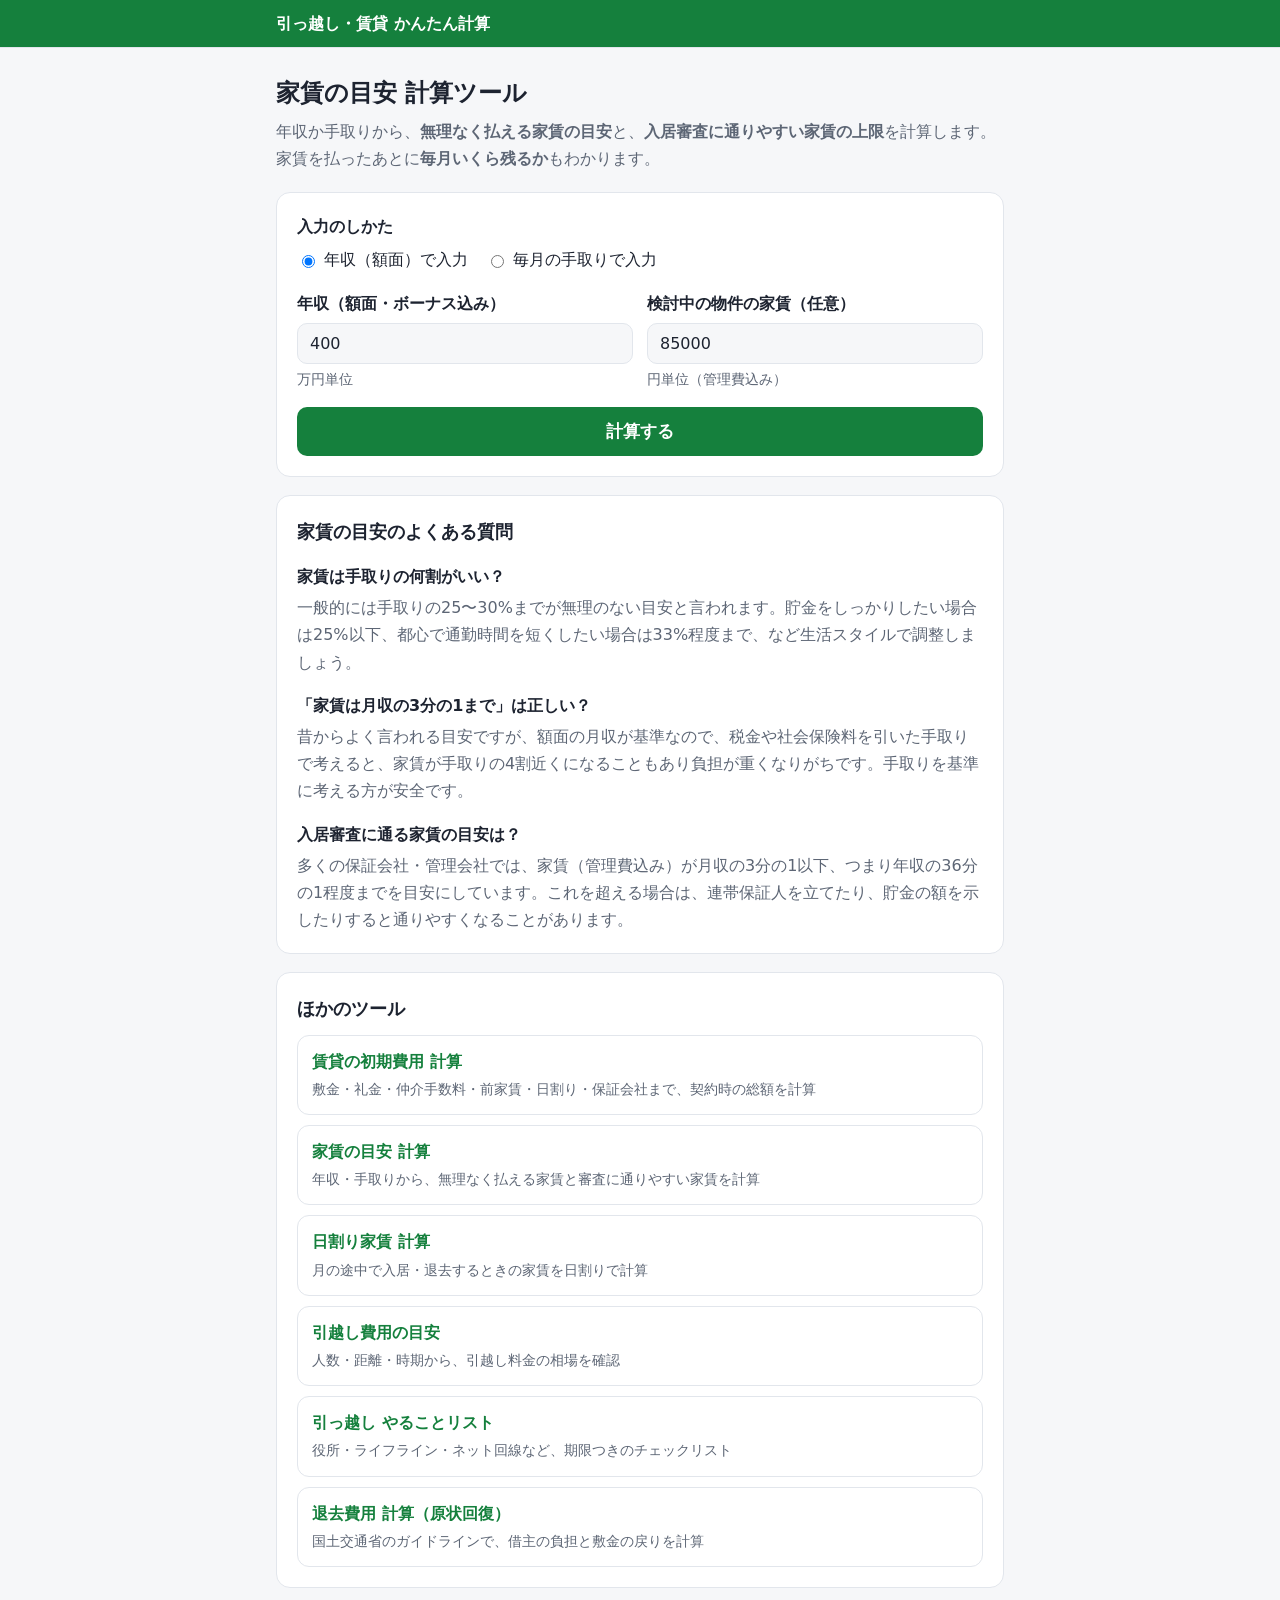
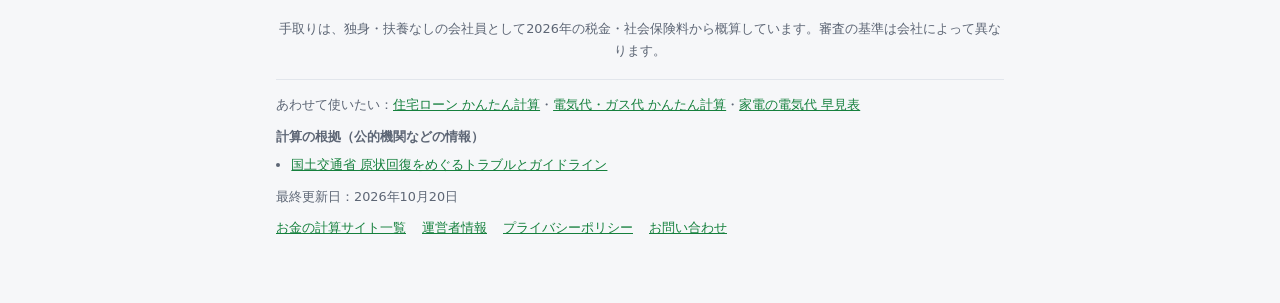
<file: yachin/index.html>
<!doctype html>
<html lang="ja">
<head>
<meta charset="utf-8">
<meta name="viewport" content="width=device-width, initial-scale=1">
<title>家賃の目安 計算ツール｜年収・手取りから無理なく払える家賃はいくら？（手取りの25〜30%）</title>
<meta name="description" content="年収または手取りを入れるだけで、無理なく払える家賃の目安（手取りの25%・30%・33%）と、入居審査に通りやすい家賃の上限（年収の36分の1）を計算。家賃を払ったあとに残るお金もわかる無料ツールです。">
<link rel="canonical" href="https://okanenokeisan.com/hikkoshi/yachin/">
<!--sw-head-->
<meta property="og:type" content="website">
<meta property="og:site_name" content="引っ越し・賃貸 かんたん計算">
<meta property="og:title" content="家賃の目安 計算ツール｜年収・手取りから無理なく払える家賃はいくら？（手取りの25〜30%）">
<meta property="og:description" content="年収または手取りを入れるだけで、無理なく払える家賃の目安（手取りの25%・30%・33%）と、入居審査に通りやすい家賃の上限（年収の36分の1）を計算。家賃を払ったあとに残るお金もわかる無料ツールです。">
<meta property="og:url" content="https://okanenokeisan.com/hikkoshi/yachin/">
<meta property="og:locale" content="ja_JP">
<meta name="twitter:card" content="summary">
<link rel="icon" href="/favicon.ico" sizes="48x48">
<link rel="icon" href="/favicon.svg" type="image/svg+xml">
<script async src="https://www.googletagmanager.com/gtag/js?id=G-CTGWFB173X"></script>
<script>window.dataLayer=window.dataLayer||[];function gtag(){dataLayer.push(arguments);}gtag('js',new Date());gtag('config','G-CTGWFB173X');</script>
<!--/sw-head-->
<link rel="stylesheet" href="../assets/style.css">
<style>tr.me td{background:var(--accent-soft);font-weight:700}</style>
</head>
<body>
<header class="site-header"><div><a href="/hikkoshi/">引っ越し・賃貸 かんたん計算</a></div></header>
<div class="wrap">
  <h1>家賃の目安 計算ツール</h1>
  <p class="lead">年収か手取りから、<strong>無理なく払える家賃の目安</strong>と、<strong>入居審査に通りやすい家賃の上限</strong>を計算します。家賃を払ったあとに<strong>毎月いくら残るか</strong>もわかります。</p>

  <div class="card">
    <div class="field">
      <label>入力のしかた</label>
      <div class="checks">
        <label><input type="radio" name="mode" value="annual" checked>年収（額面）で入力</label>
        <label><input type="radio" name="mode" value="net">毎月の手取りで入力</label>
      </div>
    </div>
    <div class="row">
      <div class="field" id="annualField"><label for="annual">年収（額面・ボーナス込み）</label><input type="number" id="annual" min="0" value="400"><div class="hint">万円単位</div></div>
      <div class="field" id="netField" hidden><label for="net">毎月の手取り</label><input type="number" id="net" min="0" value="25"><div class="hint">万円単位（ボーナスを除く）</div></div>
      <div class="field"><label for="rent">検討中の物件の家賃（任意）</label><input type="number" id="rent" min="0" value="85000"><div class="hint">円単位（管理費込み）</div></div>
    </div>
    <button id="calc">計算する</button>
  </div>

  <div class="card" id="result" hidden></div>

  <div class="ad">広告スペース</div>

  <div class="card faq">
    <h2>家賃の目安のよくある質問</h2>
    <h3>家賃は手取りの何割がいい？</h3>
    <p>一般的には手取りの25〜30%までが無理のない目安と言われます。貯金をしっかりしたい場合は25%以下、都心で通勤時間を短くしたい場合は33%程度まで、など生活スタイルで調整しましょう。</p>
    <h3>「家賃は月収の3分の1まで」は正しい？</h3>
    <p>昔からよく言われる目安ですが、額面の月収が基準なので、税金や社会保険料を引いた手取りで考えると、家賃が手取りの4割近くになることもあり負担が重くなりがちです。手取りを基準に考える方が安全です。</p>
    <h3>入居審査に通る家賃の目安は？</h3>
    <p>多くの保証会社・管理会社では、家賃（管理費込み）が月収の3分の1以下、つまり年収の36分の1程度までを目安にしています。これを超える場合は、連帯保証人を立てたり、貯金の額を示したりすると通りやすくなることがあります。</p>
  </div>

  <div class="card" id="related"></div>

  <footer>手取りは、独身・扶養なしの会社員として2026年の税金・社会保険料から概算しています。審査の基準は会社によって異なります。</footer>
<!--sw-foot-->
<div style="font-size:.8rem;color:var(--muted);margin-top:18px;border-top:1px solid var(--line);padding-top:14px"><p style="margin:0 0 10px">あわせて使いたい：<a href="/jutaku/">住宅ローン かんたん計算</a>・<a href="/denki/">電気代・ガス代 かんたん計算</a>・<a href="/kaden/">家電の電気代 早見表</a></p><p style="margin:0 0 6px;font-weight:600">計算の根拠（公的機関などの情報）</p><ul style="margin:0 0 10px;padding-left:1.2em"><li><a href="https://www.mlit.go.jp/jutakukentiku/house/jutakukentiku_house_tk3_000020.html" target="_blank" rel="noopener">国土交通省 原状回復をめぐるトラブルとガイドライン</a></li></ul><p style="margin:0 0 10px">最終更新日：2026年10月20日</p><nav style="display:flex;flex-wrap:wrap;gap:6px 16px"><a href="/sites/">お金の計算サイト一覧</a><a href="/about/">運営者情報</a><a href="/privacy/">プライバシーポリシー</a><a href="/contact/">お問い合わせ</a></nav></div>
<!--/sw-foot-->
</div>

<script src="../assets/site.js"></script>
<script>
const $ = id => document.getElementById(id);
document.querySelectorAll("input[name=mode]").forEach(r => r.addEventListener("change", () => {
  const net = document.querySelector("input[name=mode]:checked").value === "net";
  $("annualField").hidden = net; $("netField").hidden = !net;
}));

// 年収から手取りの概算（2026年分の所得税・住民税、社会保険料約15%）
function takeHome(a) {
  const d = a <= 3600000 ? a * 0.3 + 80000 : a <= 6600000 ? a * 0.2 + 440000 : a <= 8500000 ? a * 0.1 + 1100000 : 1950000;
  const inc = Math.max(0, a - Math.max(740000, d));
  const social = Math.min(a / 12, 650000) * 0.0915 * 12 + a * 0.0555;
  const basic = inc <= 4890000 ? 1040000 : inc <= 6550000 ? 670000 : 620000;
  const tIT = Math.max(0, Math.floor((inc - social - basic) / 1000) * 1000);
  const B = [[1949000, .05, 0], [3299000, .1, 97500], [6949000, .2, 427500], [8999000, .23, 636000], [17999000, .33, 1536000], [Infinity, .4, 2796000]];
  const [, r, m] = B.find(b => tIT <= b[0]);
  const it = tIT ? (tIT * r - m) * 1.021 : 0;
  const tRT = Math.max(0, Math.floor((inc - social - 430000) / 1000) * 1000);
  const rt = inc > 450000 ? tRT * 0.1 + 5000 : 0;
  return a - social - it - rt;
}

function calc() {
  const out = $("result");
  out.hidden = false;
  const byNet = document.querySelector("input[name=mode]:checked").value === "net";
  const annual = byNet ? null : num("annual") * 10000;
  const netMonthly = byNet ? num("net") * 10000 : takeHome(annual) / 12;
  if (!netMonthly) { out.innerHTML = '<p class="err">年収または手取りを入力してください。</p>'; return; }
  const screen = annual ? annual / 36 : null;
  const rent = num("rent");
  const levels = [["貯金をしっかりしたい", 0.25], ["無理のない目安", 0.3], ["上限の目安", 0.33]];
  const rows = levels.map(([label, r]) => `<tr><td>${label}（手取りの${Math.round(r * 100)}%）</td><td class="num">${yen(Math.floor(netMonthly * r / 1000) * 1000)}</td><td class="num">${yen(netMonthly * (1 - r))}</td></tr>`);
  const ratio = rent ? rent / netMonthly : null;

  out.innerHTML = `
    <div class="big">
      <div class="stat good"><div class="k">無理のない家賃の目安</div><div class="v">${yen(Math.floor(netMonthly * 0.3 / 1000) * 1000)}</div></div>
      <div class="stat"><div class="k">毎月の手取り${byNet ? "" : "（概算）"}</div><div class="v">${yen(netMonthly)}</div></div>
      <div class="stat"><div class="k">審査に通りやすい上限</div><div class="v">${screen ? yen(Math.floor(screen / 1000) * 1000) : "年収で入力"}</div></div>
    </div>
    <table class="info"><tr><th>考え方</th><th class="num">家賃</th><th class="num">家賃を払ったあと残る額</th></tr>${rows.join("")}</table>
    ${ratio ? `<p class="note">検討中の物件（${yen(rent)}）は、手取りの <strong>${(ratio * 100).toFixed(1)}%</strong> です。${ratio <= 0.25 ? "かなり余裕のある家賃です。" : ratio <= 0.3 ? "無理のない範囲です。" : ratio <= 0.33 ? "少し高めですが、生活費を工夫すれば払える範囲です。" : "負担が大きめです。家賃を下げるか、固定費の見直しを考えましょう。"}${screen && rent > screen ? " 審査の目安（年収の36分の1）を超えているため、審査で相談が必要になることがあります。" : ""}</p>` : ""}
    <p class="note">この家賃の物件に入るときの初期費用は → <a href="/hikkoshi/">賃貸の初期費用 計算</a></p>`;
  out.scrollIntoView({ behavior: "smooth", block: "start" });
}
$("calc").addEventListener("click", calc);
</script>
</body>
</html>
</file>
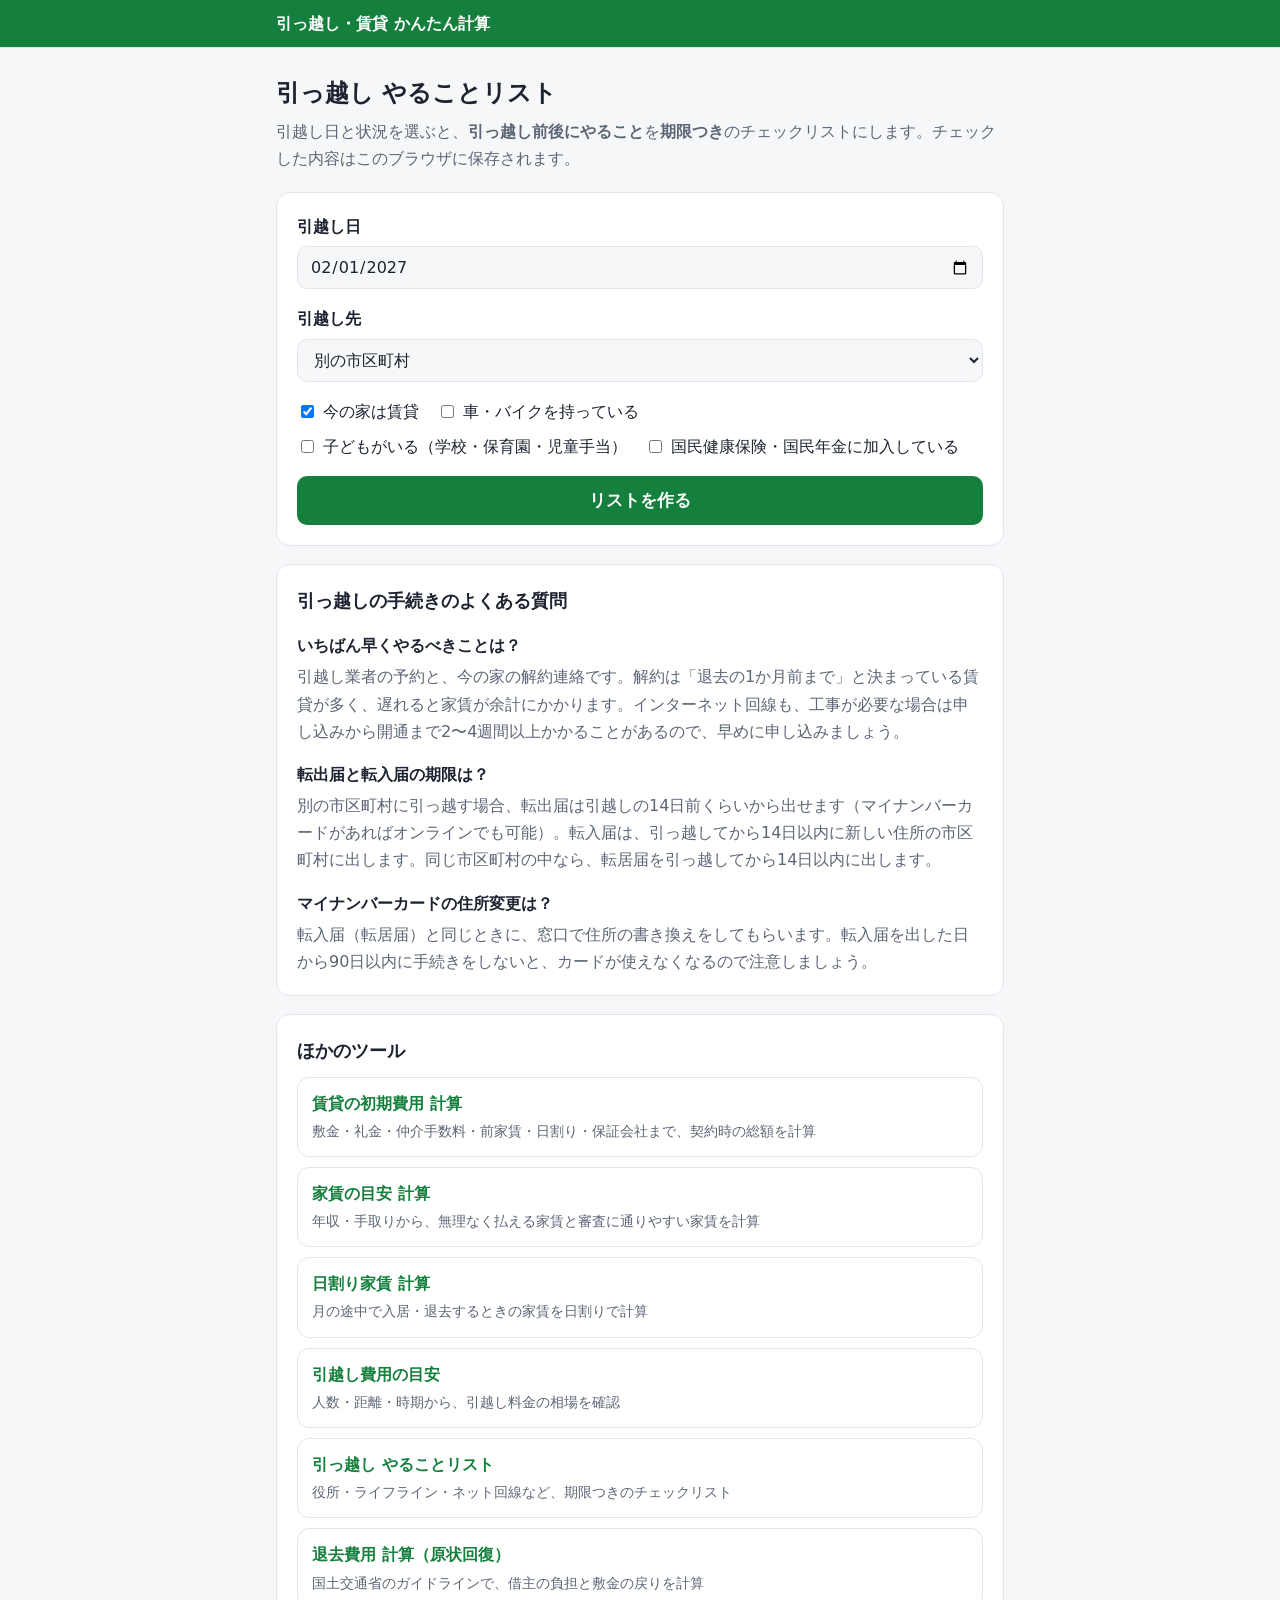
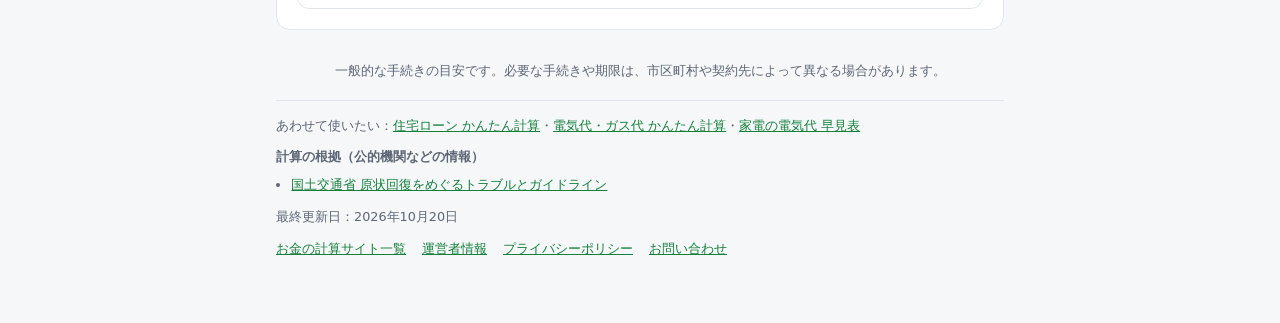
<file: yarukoto/index.html>
<!doctype html>
<html lang="ja">
<head>
<meta charset="utf-8">
<meta name="viewport" content="width=device-width, initial-scale=1">
<title>引っ越し やることリスト【期限つき・自動作成】｜役所の手続き・ライフライン・ネット回線</title>
<meta name="description" content="引越し日を入れるだけで、引っ越し前後にやること（引越し業者・解約連絡・ネット回線・転出届・転入届・マイナンバーカード・運転免許証・電気ガス水道・郵便の転送など）を期限つきのチェックリストで自動作成する無料ツールです。">
<link rel="canonical" href="https://okanenokeisan.com/hikkoshi/yarukoto/">
<!--sw-head-->
<meta property="og:type" content="website">
<meta property="og:site_name" content="引っ越し・賃貸 かんたん計算">
<meta property="og:title" content="引っ越し やることリスト【期限つき・自動作成】｜役所の手続き・ライフライン・ネット回線">
<meta property="og:description" content="引越し日を入れるだけで、引っ越し前後にやること（引越し業者・解約連絡・ネット回線・転出届・転入届・マイナンバーカード・運転免許証・電気ガス水道・郵便の転送など）を期限つきのチェックリストで自動作成する無料ツールです。">
<meta property="og:url" content="https://okanenokeisan.com/hikkoshi/yarukoto/">
<meta property="og:locale" content="ja_JP">
<meta name="twitter:card" content="summary">
<link rel="icon" href="/favicon.ico" sizes="48x48">
<link rel="icon" href="/favicon.svg" type="image/svg+xml">
<script async src="https://www.googletagmanager.com/gtag/js?id=G-CTGWFB173X"></script>
<script>window.dataLayer=window.dataLayer||[];function gtag(){dataLayer.push(arguments);}gtag('js',new Date());gtag('config','G-CTGWFB173X');</script>
<!--/sw-head-->
<link rel="stylesheet" href="../assets/style.css">
<style>
.group{margin-top:18px}.group h3{font-size:1rem;margin:0 0 8px}
.item{display:flex;gap:10px;align-items:flex-start;padding:10px 0;border-bottom:1px solid var(--line)}
.item input{margin-top:5px;width:18px;height:18px;flex:none}
.item .body{flex:1}.item .ttl{font-weight:600}.item .due{font-size:.85rem;color:var(--warn);font-weight:700}.item .desc{font-size:.88rem;color:var(--muted)}
.item.done .ttl{text-decoration:line-through;color:var(--muted)}
.progress{height:8px;background:var(--bg);border-radius:99px;overflow:hidden;margin-top:6px}.progress div{height:100%;background:var(--good);width:0}
</style>
</head>
<body>
<header class="site-header"><div><a href="/hikkoshi/">引っ越し・賃貸 かんたん計算</a></div></header>
<div class="wrap">
  <h1>引っ越し やることリスト</h1>
  <p class="lead">引越し日と状況を選ぶと、<strong>引っ越し前後にやること</strong>を<strong>期限つき</strong>のチェックリストにします。チェックした内容はこのブラウザに保存されます。</p>

  <div class="card">
    <div class="field"><label for="date">引越し日</label><input type="date" id="date"></div>
    <div class="field"><label for="area">引越し先</label>
      <select id="area"><option value="other">別の市区町村</option><option value="same">同じ市区町村の中</option></select></div>
    <div class="field">
      <div class="checks">
        <label><input type="checkbox" id="rental" checked>今の家は賃貸</label>
        <label><input type="checkbox" id="car">車・バイクを持っている</label>
        <label><input type="checkbox" id="kids">子どもがいる（学校・保育園・児童手当）</label>
        <label><input type="checkbox" id="kokuho">国民健康保険・国民年金に加入している</label>
      </div>
    </div>
    <button id="make">リストを作る</button>
  </div>

  <div class="card" id="result" hidden></div>

  <div class="ad">広告スペース</div>

  <div class="card faq">
    <h2>引っ越しの手続きのよくある質問</h2>
    <h3>いちばん早くやるべきことは？</h3>
    <p>引越し業者の予約と、今の家の解約連絡です。解約は「退去の1か月前まで」と決まっている賃貸が多く、遅れると家賃が余計にかかります。インターネット回線も、工事が必要な場合は申し込みから開通まで2〜4週間以上かかることがあるので、早めに申し込みましょう。</p>
    <h3>転出届と転入届の期限は？</h3>
    <p>別の市区町村に引っ越す場合、転出届は引越しの14日前くらいから出せます（マイナンバーカードがあればオンラインでも可能）。転入届は、引っ越してから14日以内に新しい住所の市区町村に出します。同じ市区町村の中なら、転居届を引っ越してから14日以内に出します。</p>
    <h3>マイナンバーカードの住所変更は？</h3>
    <p>転入届（転居届）と同じときに、窓口で住所の書き換えをしてもらいます。転入届を出した日から90日以内に手続きをしないと、カードが使えなくなるので注意しましょう。</p>
  </div>

  <div class="card" id="related"></div>

  <footer>一般的な手続きの目安です。必要な手続きや期限は、市区町村や契約先によって異なる場合があります。</footer>
<!--sw-foot-->
<div style="font-size:.8rem;color:var(--muted);margin-top:18px;border-top:1px solid var(--line);padding-top:14px"><p style="margin:0 0 10px">あわせて使いたい：<a href="/jutaku/">住宅ローン かんたん計算</a>・<a href="/denki/">電気代・ガス代 かんたん計算</a>・<a href="/kaden/">家電の電気代 早見表</a></p><p style="margin:0 0 6px;font-weight:600">計算の根拠（公的機関などの情報）</p><ul style="margin:0 0 10px;padding-left:1.2em"><li><a href="https://www.mlit.go.jp/jutakukentiku/house/jutakukentiku_house_tk3_000020.html" target="_blank" rel="noopener">国土交通省 原状回復をめぐるトラブルとガイドライン</a></li></ul><p style="margin:0 0 10px">最終更新日：2026年10月20日</p><nav style="display:flex;flex-wrap:wrap;gap:6px 16px"><a href="/sites/">お金の計算サイト一覧</a><a href="/about/">運営者情報</a><a href="/privacy/">プライバシーポリシー</a><a href="/contact/">お問い合わせ</a></nav></div>
<!--/sw-foot-->
</div>

<script src="../assets/site.js"></script>
<script>
const $ = id => document.getElementById(id);
const STORE = "hikkoshi-yarukoto";
let checked = {};
try { checked = JSON.parse(localStorage.getItem(STORE) || "{}"); } catch { checked = {}; }
const save = () => { try { localStorage.setItem(STORE, JSON.stringify(checked)); } catch {} };
const tt = new Date();
$("date").value = ymd(new Date(tt.getFullYear(), tt.getMonth() + 2, 1));

function build(D) {
  const at = n => fmtDate(addDays(D, n));
  const other = $("area").value === "other";
  const g = [];
  const before1m = [
    { id: "gyosha", t: "引越し業者を決める（見積もりを比べる）", due: `${at(-30)}ごろまで`, d: "複数の業者に一括で見積もりを依頼して比べると安くなりやすいです。繁忙期（2〜4月）はもっと早めに。" },
    { id: "net", t: "新居のインターネット回線を申し込む", due: `${at(-30)}ごろまで`, d: "工事が必要な場合、開通まで2〜4週間以上かかることがあります。今の回線を解約するか、移転するかも決めましょう。" },
  ];
  if ($("rental").checked) before1m.unshift({ id: "kaiyaku", t: "今の家の解約を管理会社に連絡", due: `${at(-30)}まで（契約書の予告期間を確認）`, d: "多くの賃貸は退去の1か月前までに連絡が必要です。退去の立ち会い日も決めます。" });
  if ($("kids").checked) before1m.push({ id: "school", t: "学校・保育園に転校・転園を伝える", due: `${at(-30)}ごろまで`, d: "在学証明書・教科書給与証明書などを受け取ります。" });
  g.push({ h: "1か月前まで", items: before1m });

  const before2w = [
    { id: "sodai", t: "粗大ごみの回収を予約する・不用品を処分する", due: `${at(-14)}ごろまで`, d: "自治体の粗大ごみは予約が埋まりやすいので早めに。" },
    { id: "life", t: "電気・ガス・水道の停止と開始の連絡", due: `${at(-7)}ごろまで`, d: "ガスの開栓は立ち会いが必要なので、新居での予約をしておきます。" },
    { id: "yubin", t: "郵便局に転居届（転送サービス）を出す", due: `${at(-7)}ごろまで`, d: "1年間、旧住所あての郵便を新住所に転送してくれます。インターネット（e転居）でも出せます。" },
  ];
  if (other) before2w.unshift({ id: "tenshutsu", t: "今の市区町村に転出届を出す", due: `${at(-14)}〜${at(0)}（引越し後14日以内も可）`, d: "マイナンバーカードがあれば、マイナポータルからオンラインで出せます。" });
  g.push({ h: "2週間前〜前日", items: before2w });

  g.push({ h: "引越し当日", items: [
    { id: "tachiai", t: "旧居の退去立ち会い・鍵の返却", due: at(0), d: "部屋の傷や汚れを一緒に確認します。入居時の写真があると安心です。" },
    { id: "gas", t: "新居のガスの開栓立ち会い・電気のブレーカーを上げる", due: at(0), d: "" },
  ]});

  const after = [
    { id: "tennyu", t: other ? "新しい市区町村に転入届を出す" : "市区町村に転居届を出す", due: `${at(14)}まで`, d: "引っ越してから14日以内。" },
    { id: "mynumber", t: "マイナンバーカードの住所変更", due: `${at(14)}まで（転入届と同時）`, d: "転入届を出した日から90日以内に手続きしないとカードが使えなくなります。" },
    { id: "license", t: "運転免許証の住所変更", due: "できるだけ早く", d: "警察署・運転免許センターで手続きします。本人確認書類としても使うので早めに。" },
    { id: "others", t: "銀行・クレジットカード・携帯電話・保険などの住所変更", due: `${at(30)}ごろまで`, d: "" },
  ];
  if ($("kokuho").checked) after.push({ id: "kokuho", t: "国民健康保険・国民年金の住所変更（加入）", due: `${at(14)}まで`, d: "別の市区町村へ引っ越した場合は、新しい市区町村で国民健康保険に加入し直します。" });
  if ($("kids").checked) after.push({ id: "jido", t: "児童手当の手続き", due: `${at(15)}まで`, d: "別の市区町村へ引っ越した場合、新しい市区町村に申請します。15日以内に手続きしないと、もらえない月が出ることがあります。" });
  if ($("car").checked) after.push({ id: "shako", t: "車庫証明と車検証の住所変更", due: `${at(15)}まで`, d: "車検証の住所変更は、引っ越してから15日以内に運輸支局で行います（軽自動車は軽自動車検査協会）。" });
  g.push({ h: "引越し後", items: after });
  return g;
}

function render() {
  const out = $("result");
  out.hidden = false;
  const D = parseDate($("date").value);
  if (!D) { out.innerHTML = '<p class="err">引越し日を入力してください。</p>'; return; }
  const groups = build(D);
  const all = groups.flatMap(g => g.items);
  out.innerHTML = `<h2>あなたのやることリスト（全${all.length}件）</h2>
    <div class="hint" id="count"></div><div class="progress"><div id="bar"></div></div>
    ${groups.map(g => `<div class="group"><h3>${g.h}</h3>${g.items.map(i => `
      <label class="item ${checked[i.id] ? "done" : ""}" data-id="${i.id}"><input type="checkbox" ${checked[i.id] ? "checked" : ""}>
        <div class="body"><div class="ttl">${i.t}</div><div class="due">期限：${i.due}</div>${i.d ? `<div class="desc">${i.d}</div>` : ""}</div></label>`).join("")}</div>`).join("")}
    <p class="note">チェックの状態はこのブラウザに保存されます。</p>`;
  const update = () => {
    const done = all.filter(i => checked[i.id]).length;
    $("count").textContent = `${done} / ${all.length} 件 完了`;
    $("bar").style.width = `${done / all.length * 100}%`;
  };
  out.querySelectorAll(".item input").forEach(cb => cb.addEventListener("change", () => {
    const item = cb.closest(".item");
    checked[item.dataset.id] = cb.checked; item.classList.toggle("done", cb.checked); save(); update();
  }));
  update();
  out.scrollIntoView({ behavior: "smooth", block: "start" });
}
$("make").addEventListener("click", render);
</script>
</body>
</html>
</file>
<file: assets/style.css>
:root{
  --bg:#f6f7f9;--card:#fff;--text:#1d2330;--muted:#5d6675;--line:#e2e6ec;
  --accent:#15803d;--accent-soft:#e8f7ee;--on-accent:#fff;--good:#16a34a;--good-soft:#dcfce7;
  --warn:#ea580c;--warn-soft:#ffedd5;--off:#9aa3b2;--err:#dc2626;
}
@media (prefers-color-scheme: dark){
  :root{
    --bg:#0f1218;--card:#181c24;--text:#e7eaf0;--muted:#9aa3b2;--line:#2a303c;
    --accent:#4ade80;--accent-soft:#12301f;--on-accent:#06200f;--good:#4ade80;--good-soft:#12301f;
    --warn:#fb923c;--warn-soft:#3a2413;--off:#5d6675;--err:#f87171;
  }
}
*{box-sizing:border-box}
body{margin:0;background:var(--bg);color:var(--text);font-family:system-ui,-apple-system,"Hiragino Sans","Yu Gothic UI",sans-serif;line-height:1.7}
a{color:var(--accent)}
.site-header{background:var(--accent);border-bottom:1px solid var(--line)}
.site-header div{max-width:760px;margin:0 auto;padding:10px 16px}
.site-header a{font-weight:700;text-decoration:none;color:var(--on-accent)}
.wrap{max-width:760px;margin:0 auto;padding:24px 16px 64px}
h1{font-size:1.5rem;margin:.2em 0 .3em;line-height:1.4}
h2{font-size:1.15rem;margin:0 0 10px}
.lead{color:var(--muted);margin:0 0 20px}
.card{background:var(--card);border:1px solid var(--line);border-radius:14px;padding:20px;margin-bottom:18px}
label{display:block;font-weight:600;margin-bottom:6px}
.field{margin-bottom:16px}
input[type=date],input[type=number],input[type=text],select,textarea{width:100%;padding:10px 12px;font-size:1rem;border:1px solid var(--line);border-radius:10px;background:var(--bg);color:var(--text);font-family:inherit}
.row{display:grid;grid-template-columns:1fr 1fr;gap:14px}
@media (max-width:520px){.row{grid-template-columns:1fr}}
.checks{display:flex;flex-wrap:wrap;gap:8px 18px}
.checks label{font-weight:400;display:flex;align-items:center;gap:6px;margin:0}
.hint{font-size:.85rem;color:var(--muted);margin-top:4px}
button{width:100%;padding:13px;font-size:1.05rem;font-weight:700;border:0;border-radius:10px;background:var(--accent);color:var(--on-accent);cursor:pointer;font-family:inherit}
button:hover{filter:brightness(1.08)}
button.sub{background:var(--accent-soft);color:var(--accent)}
.big{display:grid;grid-template-columns:repeat(3,1fr);gap:10px;margin-bottom:14px}
@media (max-width:520px){.big{grid-template-columns:1fr}}
.stat{border-radius:12px;padding:14px;background:var(--bg)}
.stat .k{font-size:.8rem;color:var(--muted)}
.stat .v{font-size:1.25rem;font-weight:700}
.stat.warn .v{color:var(--warn)} .stat.good .v{color:var(--good)}
.err{color:var(--err);font-weight:600}
table.info{width:100%;border-collapse:collapse;font-size:.95rem}
table.info td,table.info th{padding:8px 4px;border-bottom:1px solid var(--line);vertical-align:top;text-align:left}
table.info th{color:var(--muted);font-weight:500;font-size:.85rem}
table.info td:first-child{color:var(--muted)}
table.info td.num,table.info th.num{text-align:right;font-variant-numeric:tabular-nums}
.note{font-size:.85rem;color:var(--muted);background:var(--bg);border-radius:10px;padding:10px 12px;margin-top:12px}
.ad{display:none}
.ad.on{display:block;border:1px solid var(--line);border-radius:12px;padding:14px;margin-bottom:18px;background:var(--card)}
.faq h3{font-size:1rem;margin:16px 0 4px}
.faq p{margin:0;color:var(--muted)}
.tools{list-style:none;margin:0;padding:0;display:grid;gap:10px}
.tools a{display:block;padding:12px 14px;border:1px solid var(--line);border-radius:12px;text-decoration:none;color:var(--text);background:var(--card)}
.tools a:hover{border-color:var(--accent)}
.tools b{display:block;color:var(--accent)}
.tools span{font-size:.85rem;color:var(--muted)}
footer{font-size:.8rem;color:var(--muted);text-align:center;margin-top:30px}
.verdict{font-size:1.2rem;font-weight:700;margin:0 0 10px}
.verdict.ok{color:var(--good)} .verdict.ng{color:var(--warn)}
.q{padding:12px 0;border-bottom:1px solid var(--line)}
.q .t{font-weight:600;margin-bottom:6px}
</file>
